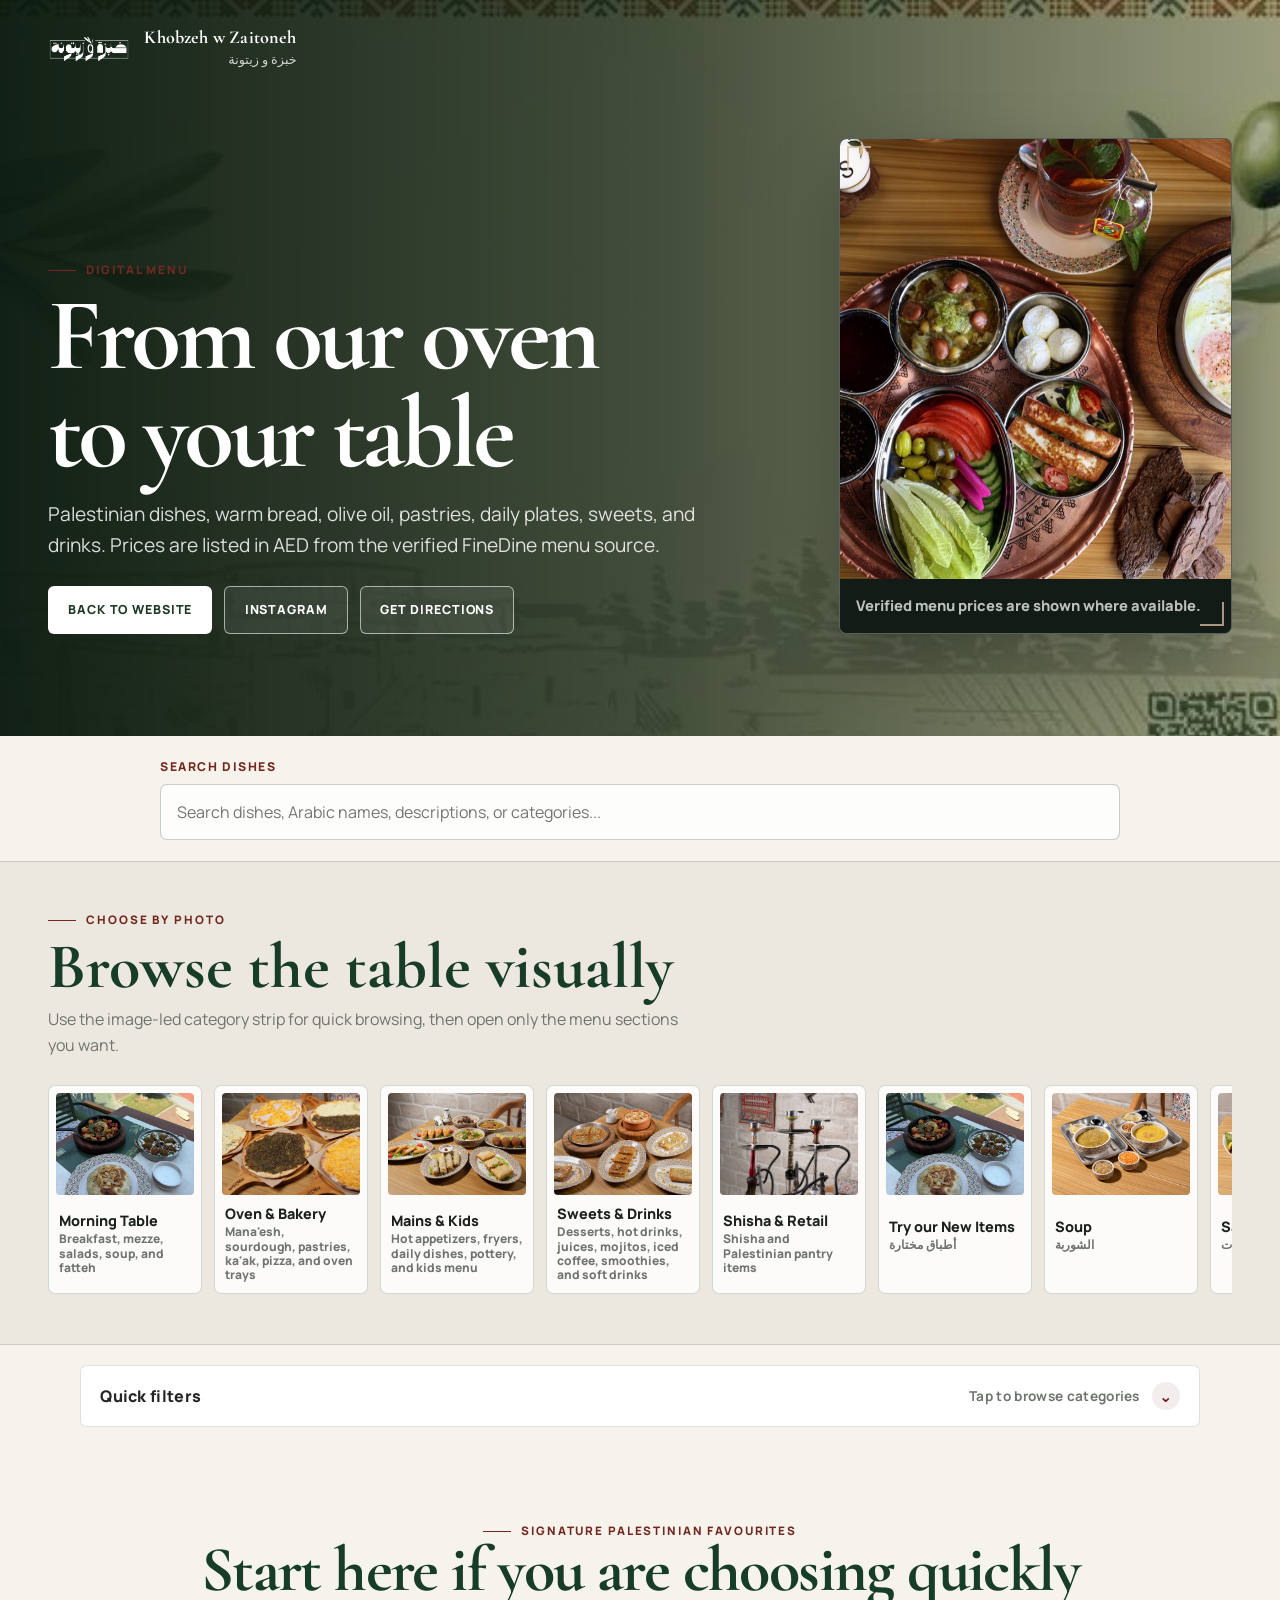
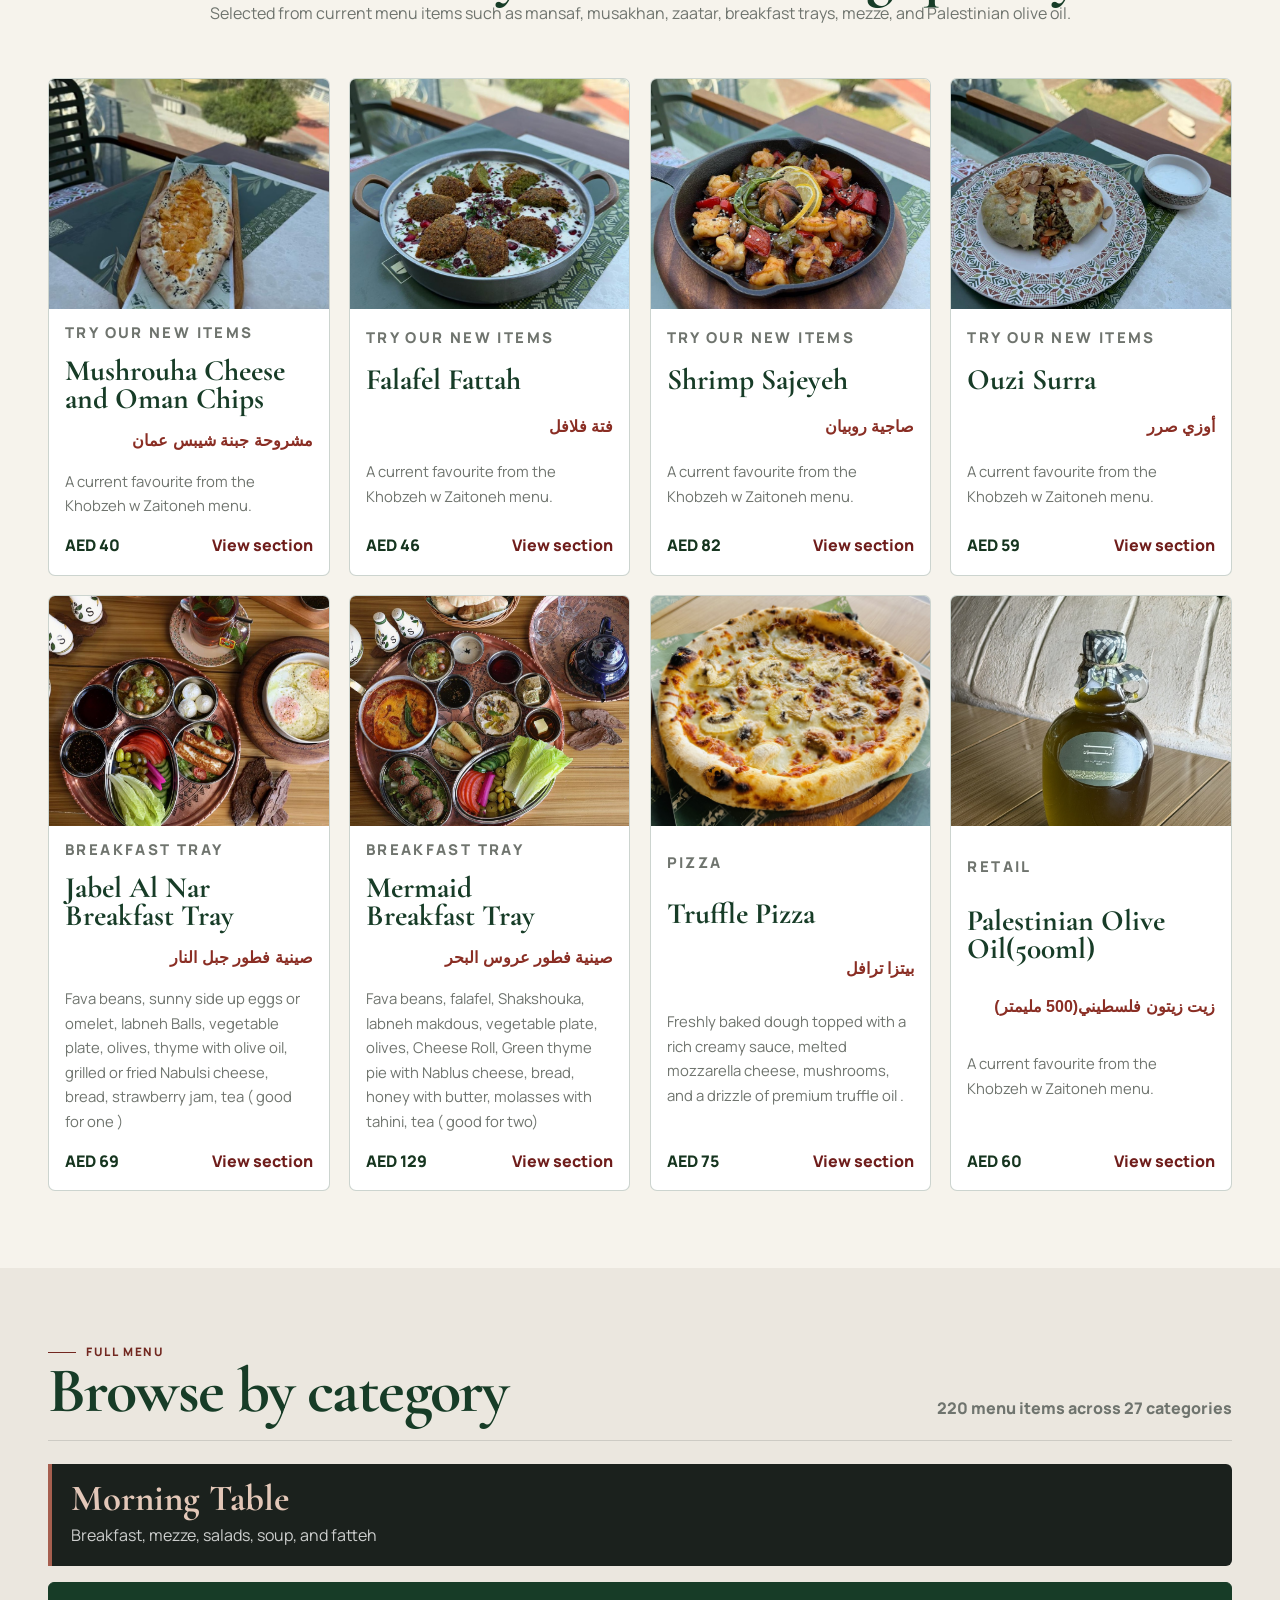
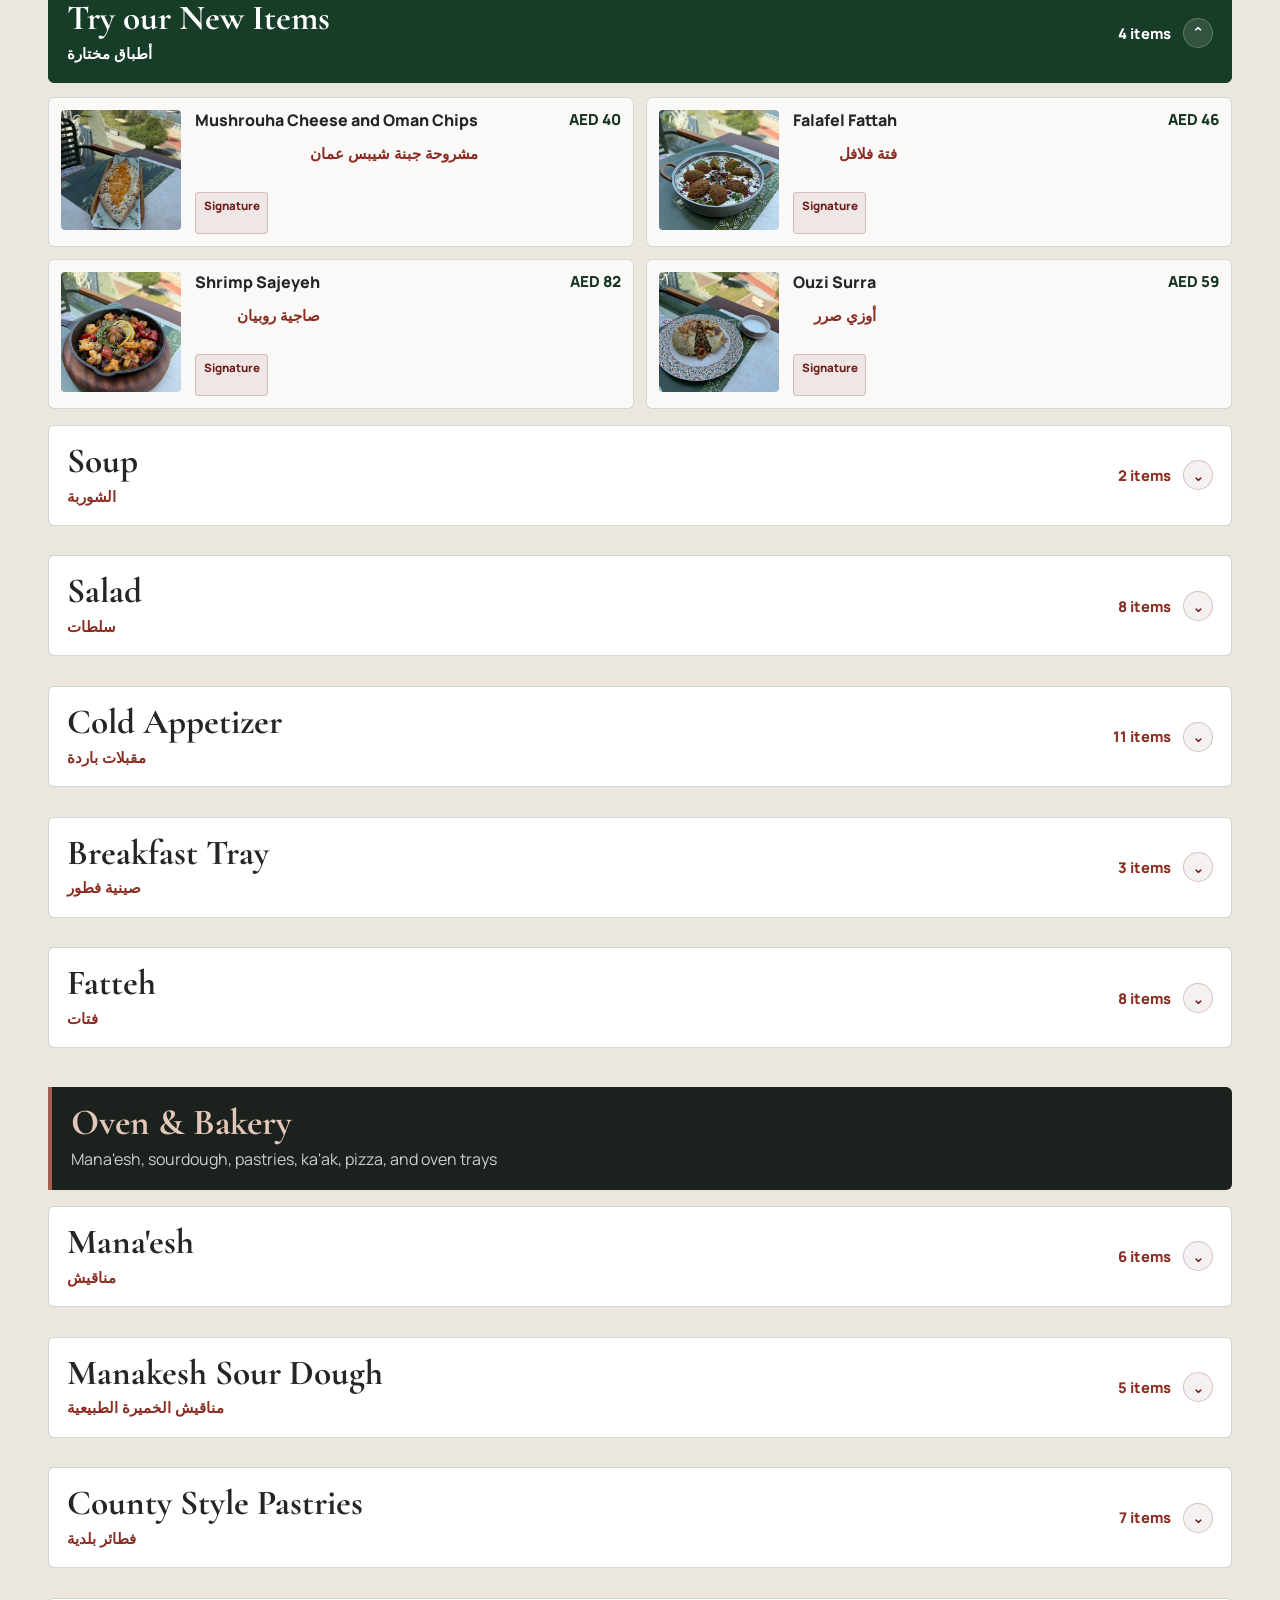
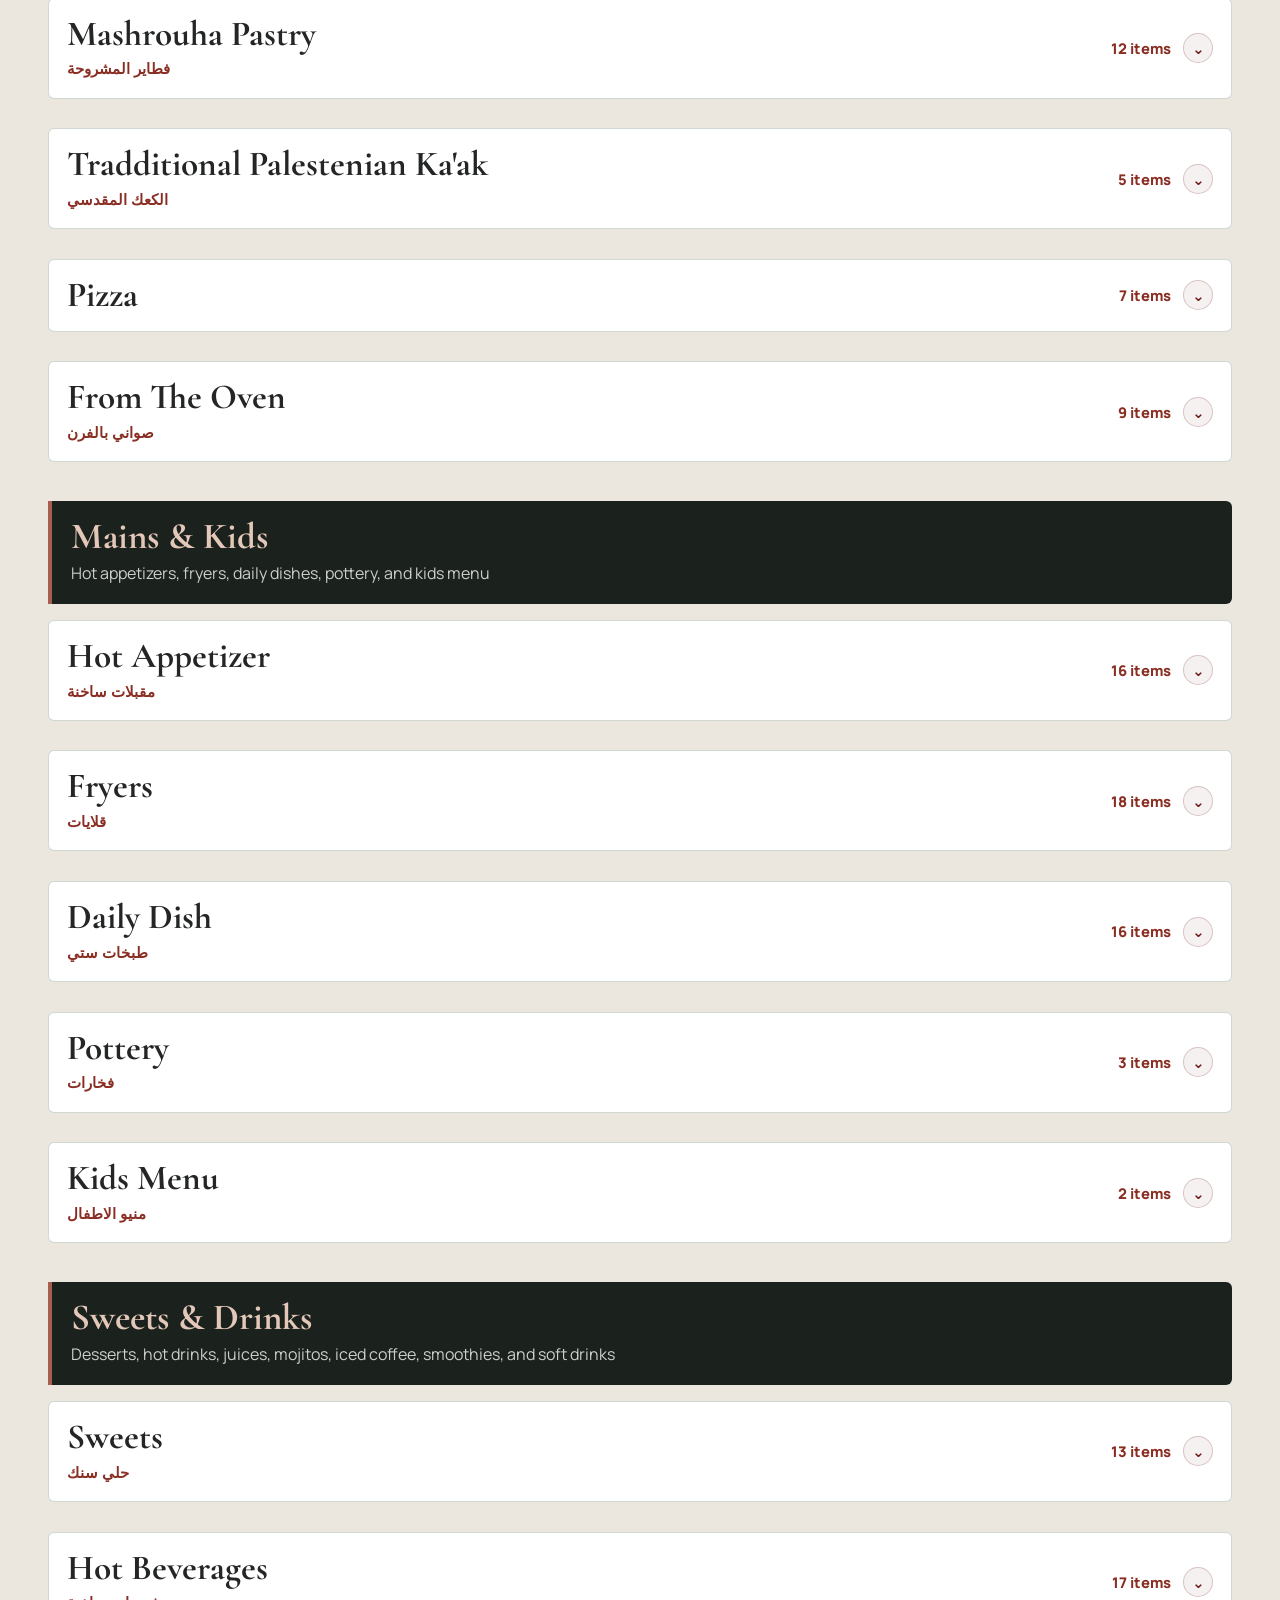
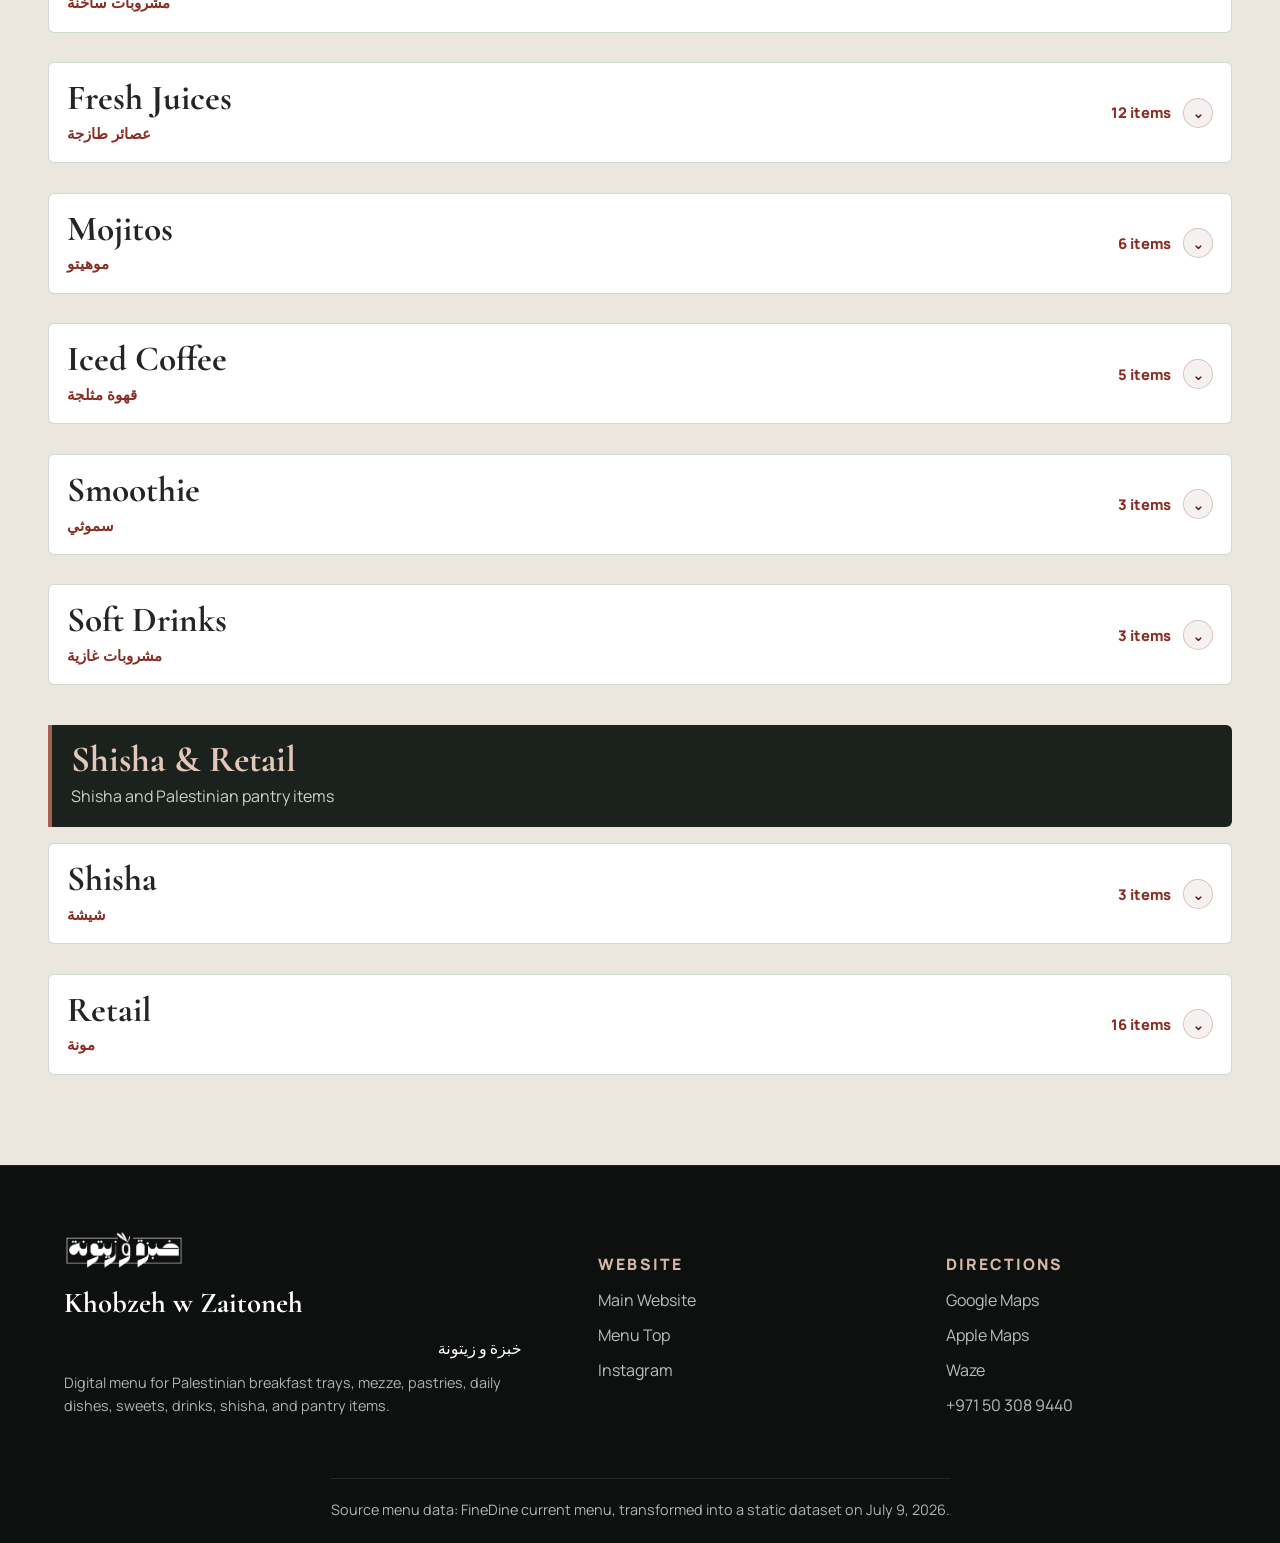
<file: menu.html>
<!DOCTYPE html>
<html lang="en">
  <head>
    <meta charset="UTF-8" />
    <meta name="viewport" content="width=device-width, initial-scale=1.0" />
    <title>Menu | Khobzeh w Zaitoneh Abu Dhabi</title>
    <meta
      name="description"
      content="Browse the current Khobzeh w Zaitoneh menu for Palestinian breakfast trays, mezze, pastries, daily dishes, sweets, drinks, and retail pantry items in Abu Dhabi."
    />
    <meta property="og:title" content="Menu | Khobzeh w Zaitoneh Abu Dhabi" />
    <meta property="og:description" content="A mobile-friendly digital menu for Khobzeh w Zaitoneh, Palestinian restaurant in Abu Dhabi." />
    <meta property="og:type" content="website" />
    <meta property="og:image" content="assets/video/hero-poster.jpg" />
    <link rel="preconnect" href="https://fonts.googleapis.com" />
    <link rel="preconnect" href="https://fonts.gstatic.com" crossorigin />
    <link
      href="https://fonts.googleapis.com/css2?family=Cormorant+Garamond:wght@500;600;700&amp;family=Manrope:wght@400;500;600;700;800&amp;display=swap"
      rel="stylesheet"
    />
    <link rel="icon" href="assets/images/logo-cropped.jpg" />
    <link rel="stylesheet" href="styles.css" />
    <script type="application/ld+json">
      {
        "@context": "https://schema.org",
        "@type": "Menu",
        "name": "Khobzeh w Zaitoneh Menu",
        "inLanguage": ["en", "ar"],
        "hasMenuSection": [
          { "@type": "MenuSection", "name": "Breakfast Tray" },
          { "@type": "MenuSection", "name": "Cold Appetizer" },
          { "@type": "MenuSection", "name": "Mana'esh" },
          { "@type": "MenuSection", "name": "Daily Dish" },
          { "@type": "MenuSection", "name": "Sweets" },
          { "@type": "MenuSection", "name": "Hot Beverages" }
        ]
      }
    </script>
  </head>
  <body class="menu-page">
    <a class="skip-link" href="#menuContent">Skip to menu</a>

    <header class="menu-header">
      <div class="menu-header-bg" aria-hidden="true"></div>
      <div class="menu-header-inner">
        <a class="brand-lockup menu-brand" href="index.html" aria-label="Back to Khobzeh w Zaitoneh website">
          <img class="brand-logo" src="assets/images/logo-transparent.png" alt="Khobzeh w Zaitoneh Arabic logo" />
          <span>
            <strong>Khobzeh w Zaitoneh</strong>
            <small lang="ar" dir="rtl">خبزة و زيتونة</small>
          </span>
        </a>

        <div class="menu-title-grid">
          <div class="menu-title-block">
            <p class="eyebrow">Digital Menu</p>
            <h1>From our oven<br />to your table</h1>
            <p>
              Palestinian dishes, warm bread, olive oil, pastries, daily plates, sweets, and drinks. Prices are listed in AED from the verified FineDine menu source.
            </p>
            <div class="menu-header-actions">
              <a class="btn btn-light" href="index.html">Back to Website</a>
              <a class="btn btn-outline-light" href="https://www.instagram.com/khobzehwzaitoneh/" target="_blank" rel="noopener">Instagram</a>
              <a class="btn btn-outline-light" href="https://maps.app.goo.gl/xRNT1w5RNDVHsaGbA" target="_blank" rel="noopener">Get Directions</a>
            </div>
          </div>

          <figure class="menu-hero-card arabic-frame">
            <img src="assets/finedine/items/jabel-al-nar-breakfast-tray-2b649c94.jpg" alt="Palestinian breakfast tray from the current menu" />
            <figcaption>Verified menu prices are shown where available.</figcaption>
          </figure>
        </div>
      </div>
    </header>

    <main id="menuContent">
      <section class="menu-tools" aria-label="Menu search">
        <label class="search-wrap menu-search-wrap" for="menuSearch">
          <span>Search dishes</span>
          <input class="menu-search-input" type="search" id="menuSearch" placeholder="Search dishes, Arabic names, descriptions, or categories..." autocomplete="off" />
        </label>
      </section>

      <section class="visual-category-section" aria-labelledby="visualCategoryTitle">
        <div class="menu-overview-heading">
          <p class="eyebrow">Choose by Photo</p>
          <h2 id="visualCategoryTitle">Browse the table visually</h2>
          <p>Use the image-led category strip for quick browsing, then open only the menu sections you want.</p>
        </div>
        <div class="visual-category-strip" id="visualCategoryStrip" aria-label="Visual menu categories"></div>
      </section>

      <section class="category-filter-section" aria-label="Compact menu category filters">
        <div class="quick-filter-panel">
          <button
            class="quick-filter-toggle"
            type="button"
            aria-expanded="false"
            aria-controls="quickFilterContent"
          >
            <span>Quick filters</span>
            <span class="quick-filter-status" id="quickFilterStatus">Tap to browse categories</span>
            <span class="quick-filter-icon" aria-hidden="true">⌄</span>
          </button>

          <div class="quick-filter-content" id="quickFilterContent" hidden>
            <nav class="category-nav category-pills" id="categoryNav" aria-label="Menu categories"></nav>
          </div>
        </div>
      </section>

      <section class="signature-section" aria-labelledby="signatureTitle">
        <div class="section-heading">
          <p class="eyebrow">Signature Palestinian Favourites</p>
          <h2 id="signatureTitle">Start here if you are choosing quickly</h2>
          <p>Selected from current menu items such as mansaf, musakhan, zaatar, breakfast trays, mezze, and Palestinian olive oil.</p>
        </div>
        <div class="signature-grid" id="signatureGrid"></div>
      </section>

      <section class="full-menu-section" aria-labelledby="fullMenuTitle">
        <div class="menu-count-row">
          <div>
            <p class="eyebrow">Full Menu</p>
            <h2 id="fullMenuTitle">Browse by category</h2>
          </div>
          <p id="menuCount" aria-live="polite"></p>
        </div>
        <div id="menuSections" class="menu-sections"></div>
        <p class="no-results arabic-frame" id="noResults" hidden>No menu items match your search.</p>
        <noscript>
          <p class="no-results arabic-frame">JavaScript is required to display the full static menu dataset on this page.</p>
        </noscript>
      </section>
    </main>

    <footer class="site-footer menu-footer">
      <div class="footer-grid">
        <div class="footer-brand">
          <img src="assets/images/logo-transparent.png" alt="Khobzeh w Zaitoneh Arabic logo" />
          <strong>Khobzeh w Zaitoneh</strong>
          <span lang="ar" dir="rtl">خبزة و زيتونة</span>
          <p>Digital menu for Palestinian breakfast trays, mezze, pastries, daily dishes, sweets, drinks, shisha, and pantry items.</p>
        </div>
        <nav aria-label="Menu footer navigation">
          <h2>Website</h2>
          <a href="index.html">Main Website</a>
          <a href="#menuContent">Menu Top</a>
          <a href="https://www.instagram.com/khobzehwzaitoneh/" target="_blank" rel="noopener">Instagram</a>
        </nav>
        <nav aria-label="Menu footer directions">
          <h2>Directions</h2>
          <a href="https://maps.app.goo.gl/xRNT1w5RNDVHsaGbA" target="_blank" rel="noopener">Google Maps</a>
          <a href="https://maps.apple.com/?q=Khobzeh%20w%20Zaitoneh&amp;ll=24.5065203,54.4094323" target="_blank" rel="noopener">Apple Maps</a>
          <a href="https://waze.com/ul?ll=24.5065203%2C54.4094323&amp;navigate=yes&amp;zoom=17" target="_blank" rel="noopener">Waze</a>
          <a href="tel:+971503089440">+971 50 308 9440</a>
        </nav>
      </div>
      <p class="footer-bottom">Source menu data: FineDine current menu, transformed into a static dataset on July 9, 2026.</p>
    </footer>

    <script src="assets/data/menu-data.js?v=20260716-photos"></script>
    <script src="script.js?v=20260716-photos" defer></script>
  </body>
</html>
</file>
<file: styles.css>
:root {
  --white: #ffffff;
  --warm-white: #f8f6f0;
  --soft-cream: #eee7da;
  --deep-green: #1f3a24;
  --forest-green: #16351f;
  --olive-green: #4e6b3c;
  --sage-green: #8a9b73;
  --mint-grey: #d8dfd0;
  --charcoal: #242625;
  --soft-charcoal: #383c39;
  --stone-grey: #6f746e;
  --light-grey: #ecefec;
  --burgundy: #6f1d1b;
  --maroon: #4a1413;
  --dark-red: #8a2e24;
  --rose-clay: #b66a5c;
  --arabic-frame: #263b29;
  --gold-muted: #b89b5e;
  --terracotta-muted: #9f5d3f;
  --shadow-soft: 0 18px 45px rgba(31, 58, 36, 0.12);
  --shadow-hover: 0 24px 60px rgba(31, 58, 36, 0.22);
  --line: rgba(38, 59, 41, 0.18);
  --header-height: 78px;
  --radius: 18px;
  color-scheme: light;
}

* {
  box-sizing: border-box;
}

html {
  max-width: 100%;
  overflow-x: hidden;
  scroll-behavior: smooth;
}

body {
  margin: 0;
  max-width: 100%;
  overflow-x: hidden;
  background:
    radial-gradient(circle at top left, rgba(138, 155, 115, 0.28), transparent 32rem),
    linear-gradient(180deg, var(--white), var(--warm-white) 55%, var(--soft-cream));
  color: var(--charcoal);
  font-family: Manrope, system-ui, -apple-system, BlinkMacSystemFont, "Segoe UI", Tahoma, Arial, "Noto Sans Arabic", sans-serif;
  font-size: 16px;
  line-height: 1.6;
  letter-spacing: 0;
}

body::before {
  content: "";
  position: fixed;
  inset: 0;
  z-index: -1;
  pointer-events: none;
  opacity: 0.28;
  background-image:
    linear-gradient(rgba(31, 58, 36, 0.045) 1px, transparent 1px),
    linear-gradient(90deg, rgba(31, 58, 36, 0.04) 1px, transparent 1px);
  background-size: 36px 36px;
}

img,
video,
iframe {
  display: block;
  max-width: 100%;
}

a {
  color: inherit;
  text-decoration: none;
}

a:hover {
  color: var(--olive-green);
}

button,
input {
  font: inherit;
}

:focus-visible {
  outline: 3px solid rgba(111, 29, 27, 0.72);
  outline-offset: 4px;
}

.skip-link {
  position: fixed;
  left: 1rem;
  top: 1rem;
  z-index: 1000;
  transform: translateY(-160%);
  border-radius: 999px;
  background: var(--deep-green);
  color: var(--white);
  padding: 0.65rem 0.9rem;
}

.skip-link:focus {
  transform: translateY(0);
}

.sr-only {
  position: absolute;
  width: 1px;
  height: 1px;
  overflow: hidden;
  clip: rect(0, 0, 0, 0);
  white-space: nowrap;
}

h1,
h2,
h3 {
  margin: 0;
  font-family: "Cormorant Garamond", Georgia, "Times New Roman", Tahoma, serif;
  font-weight: 700;
  line-height: 0.98;
  letter-spacing: 0;
  color: var(--deep-green);
}

p {
  margin: 0;
}

.section {
  padding: clamp(4.5rem, 7vw, 6rem) clamp(1rem, 4vw, 4rem);
}

.section-heading {
  max-width: 980px;
  margin: 0 auto 2.1rem;
  text-align: center;
}

.section-heading h2,
.story-copy h2,
.menu-title-block h1,
.menu-count-row h2 {
  font-size: clamp(2.35rem, 5vw, 4.6rem);
}

.section-heading p:not(.eyebrow),
.story-copy p,
.menu-title-block p:not(.eyebrow) {
  color: var(--stone-grey);
}

.split-heading {
  display: grid;
  grid-template-columns: minmax(0, 1fr) minmax(280px, 0.56fr);
  gap: clamp(1.2rem, 4vw, 3rem);
  max-width: 1320px;
  text-align: left;
  align-items: end;
}

.eyebrow,
.tag {
  color: var(--burgundy);
  font-size: 0.78rem;
  font-weight: 900;
  letter-spacing: 0;
  text-transform: uppercase;
}

.arabic-frame {
  position: relative;
  border: 2px solid var(--arabic-frame);
  border-radius: var(--radius);
  box-shadow: var(--shadow-soft);
}

.arabic-frame::before,
.arabic-frame::after {
  content: "";
  position: absolute;
  z-index: 2;
  width: 34px;
  height: 34px;
  border-color: var(--gold-muted);
  border-style: solid;
  pointer-events: none;
}

.arabic-frame::before {
  top: 10px;
  left: 10px;
  border-width: 2px 0 0 2px;
}

.arabic-frame::after {
  right: 10px;
  bottom: 10px;
  border-width: 0 2px 2px 0;
}

.btn {
  display: inline-flex;
  min-height: 46px;
  align-items: center;
  justify-content: center;
  gap: 0.45rem;
  border: 1px solid transparent;
  border-radius: 999px;
  padding: 0.76rem 1.08rem;
  font-weight: 900;
  line-height: 1.1;
  transition: transform 0.25s ease, box-shadow 0.25s ease, border-color 0.25s ease, background 0.25s ease, color 0.25s ease;
}

.btn:hover,
.btn:focus-visible {
  transform: translateY(-2px);
}

.btn-solid {
  background: var(--deep-green);
  color: var(--white);
  box-shadow: 0 12px 24px rgba(31, 58, 36, 0.2);
}

.btn-solid:hover {
  background: var(--olive-green);
  color: var(--white);
}

.btn-light {
  background: var(--white);
  color: var(--deep-green);
}

.btn-light:hover {
  color: var(--terracotta-muted);
}

.btn-ghost {
  border-color: rgba(31, 58, 36, 0.28);
  background: rgba(255, 255, 255, 0.72);
  color: var(--deep-green);
}

.btn-ghost:hover {
  border-color: var(--gold-muted);
}

.btn-outline-light {
  border-color: rgba(255, 255, 255, 0.58);
  background: rgba(255, 255, 255, 0.08);
  color: var(--white);
}

.btn-outline-light:hover {
  background: var(--white);
  color: var(--deep-green);
}

.btn-small {
  min-height: 40px;
  padding: 0.62rem 0.9rem;
  font-size: 0.9rem;
}

.site-header {
  position: fixed;
  z-index: 100;
  top: 0;
  left: 0;
  right: 0;
  display: grid;
  grid-template-columns: auto 1fr auto;
  align-items: center;
  min-height: var(--header-height);
  gap: 1rem;
  padding: 0.72rem clamp(1rem, 4vw, 3.2rem);
  color: var(--white);
  transition: background 0.25s ease, color 0.25s ease, box-shadow 0.25s ease;
}

.site-header.is-scrolled,
.site-header.nav-open {
  background: rgba(36, 38, 37, 0.92);
  color: var(--white);
  box-shadow: 0 14px 36px rgba(31, 58, 36, 0.2);
  backdrop-filter: blur(16px);
}

.brand-lockup {
  display: inline-flex;
  align-items: center;
  gap: 0.7rem;
  min-width: 0;
}

.brand-logo,
.brand-lockup img {
  width: 72px;
  height: 42px;
  object-fit: contain;
  object-position: left center;
  border: 0;
  border-radius: 0;
  background: transparent;
  box-shadow: none;
  padding: 0;
  mix-blend-mode: screen;
}

.site-header.is-scrolled .brand-logo,
.menu-brand .brand-logo {
  mix-blend-mode: normal;
  filter: drop-shadow(0 1px 0 rgba(255, 255, 255, 0.22));
}

.brand-lockup span {
  display: grid;
  gap: 0.05rem;
}

.brand-lockup strong {
  font-size: 0.98rem;
  line-height: 1.1;
}

.brand-lockup small {
  color: currentColor;
  font-size: 0.85rem;
  opacity: 0.8;
}

.primary-nav {
  justify-self: center;
  display: flex;
  align-items: center;
  gap: clamp(0.8rem, 2vw, 1.45rem);
  font-size: 0.94rem;
  font-weight: 900;
}

.primary-nav a {
  position: relative;
  padding-bottom: 0.18rem;
}

.primary-nav a::after {
  content: "";
  position: absolute;
  left: 0;
  right: 0;
  bottom: 0;
  height: 2px;
  transform: scaleX(0);
  transform-origin: center;
  background: var(--gold-muted);
  transition: transform 0.25s ease;
}

.primary-nav a:hover::after,
.primary-nav a:focus-visible::after {
  transform: scaleX(1);
}

.header-actions {
  display: flex;
  gap: 0.55rem;
}

.nav-toggle {
  display: none;
  width: 42px;
  height: 42px;
  border: 1px solid currentColor;
  border-radius: 999px;
  background: rgba(255, 255, 255, 0.12);
  color: currentColor;
}

.nav-toggle span:not(.sr-only) {
  display: block;
  width: 20px;
  height: 2px;
  margin: 4px auto;
  background: currentColor;
}

.hero {
  position: relative;
  min-height: 100svh;
  display: grid;
  align-items: end;
  overflow: hidden;
  padding: calc(var(--header-height) + 4rem) clamp(1rem, 5vw, 5rem) 3rem;
  color: var(--white);
  background: var(--charcoal);
}

.hero-media,
.hero-overlay {
  position: absolute;
  inset: 0;
}

.hero-media video,
.hero-media img {
  width: 100%;
  height: 100%;
  object-fit: cover;
  object-position: center;
}

.hero-poster-fallback {
  display: none;
}

.hero-overlay {
  background:
    linear-gradient(90deg, rgba(18, 24, 19, 0.9), rgba(31, 58, 36, 0.56) 46%, rgba(36, 38, 37, 0.2)),
    linear-gradient(0deg, rgba(18, 24, 19, 0.76), transparent 58%);
}

.hero-content {
  position: relative;
  z-index: 1;
  max-width: 820px;
}

.hero h1 {
  margin-top: 0.75rem;
  color: var(--white);
  font-size: clamp(3.6rem, 10vw, 8rem);
}

.hero h1 span {
  display: block;
  width: fit-content;
  max-width: 100%;
  margin-top: 0.2rem;
  font-family: Tahoma, Arial, "Noto Kufi Arabic", "Noto Sans Arabic", sans-serif;
  font-size: clamp(2rem, 5.5vw, 4.4rem);
  font-weight: 800;
  direction: rtl;
  unicode-bidi: isolate;
}

.hero-copy {
  max-width: 660px;
  margin-top: 1.2rem;
  color: rgba(255, 255, 255, 0.9);
  font-size: clamp(1.05rem, 2vw, 1.35rem);
  overflow-wrap: anywhere;
}

.hero-actions {
  display: flex;
  flex-wrap: wrap;
  gap: 0.8rem;
  margin-top: 1.75rem;
}

.hero-note {
  position: relative;
  z-index: 1;
  display: flex;
  flex-wrap: wrap;
  gap: 0.6rem;
  margin-top: 4rem;
}

.hero-note span {
  border: 1px solid rgba(255, 255, 255, 0.25);
  border-radius: 999px;
  padding: 0.4rem 0.72rem;
  background: rgba(255, 255, 255, 0.08);
  color: rgba(255, 255, 255, 0.88);
  font-size: 0.88rem;
}

.story-section {
  position: relative;
  overflow: hidden;
  background:
    linear-gradient(135deg, rgba(31, 58, 36, 0.08), rgba(255, 255, 255, 0.84) 36%, rgba(216, 223, 208, 0.64)),
    var(--white);
}

.story-olive-art {
  position: absolute;
  right: -8vw;
  top: -6rem;
  width: min(720px, 64vw);
  opacity: 0.72;
  pointer-events: none;
}

.story-shell {
  position: relative;
  z-index: 1;
  display: grid;
  grid-template-columns: minmax(0, 0.94fr) minmax(420px, 1.06fr);
  gap: clamp(1.4rem, 4vw, 4rem);
  max-width: 1400px;
  margin: 0 auto;
  align-items: center;
}

.story-copy {
  display: grid;
  gap: 1.05rem;
  background: rgba(255, 255, 255, 0.82);
  padding: clamp(1.2rem, 3vw, 2rem);
  backdrop-filter: blur(10px);
}

.story-collage {
  position: relative;
  min-height: 620px;
}

.story-photo {
  margin: 0;
  overflow: hidden;
  background: var(--charcoal);
}

.story-photo img {
  width: 100%;
  height: 100%;
  object-fit: cover;
}

.story-photo-main {
  position: absolute;
  right: 0;
  top: 0;
  width: 68%;
  height: 560px;
}

.story-photo-offset {
  position: absolute;
  left: 0;
  bottom: 0;
  width: 45%;
  height: 390px;
}

.story-photo-small {
  position: absolute;
  left: 24%;
  top: 12%;
  width: 34%;
  height: 300px;
}

.story-values {
  position: relative;
  z-index: 1;
  display: grid;
  grid-template-columns: repeat(3, minmax(0, 1fr));
  gap: 1rem;
  max-width: 1400px;
  margin: clamp(1.4rem, 4vw, 3rem) auto 0;
}

.story-values article {
  background: var(--deep-green);
  color: rgba(255, 255, 255, 0.86);
  padding: 1.25rem;
}

.story-values span {
  color: var(--gold-muted);
  font-weight: 950;
}

.story-values h3 {
  margin-top: 0.35rem;
  color: var(--white);
  font-size: 1.8rem;
}

.story-values p {
  margin-top: 0.45rem;
}

.featured-section {
  background: var(--charcoal);
  color: rgba(255, 255, 255, 0.82);
}

.featured-section h2,
.featured-section .section-heading h2 {
  color: var(--white);
}

.featured-section .section-heading p:not(.eyebrow) {
  color: rgba(255, 255, 255, 0.74);
}

.carousel-wrap {
  position: relative;
  max-width: 1480px;
  margin: 0 auto;
}

.dish-carousel {
  display: grid;
  grid-auto-flow: column;
  grid-auto-columns: minmax(280px, 24%);
  gap: 1rem;
  overflow-x: auto;
  overflow-y: visible;
  scroll-snap-type: x mandatory;
  scroll-padding: 0.2rem;
  padding: 0.4rem 0.2rem 1.2rem;
  scrollbar-width: thin;
}

.dish-card {
  position: relative;
  min-height: 430px;
  overflow: hidden;
  scroll-snap-align: start;
  background: var(--white);
  color: var(--charcoal);
  transition: transform 0.25s ease, box-shadow 0.25s ease, border-color 0.25s ease;
}

.dish-card:hover,
.dish-card:focus-within {
  transform: translateY(-8px) scale(1.018);
  border-color: var(--gold-muted);
  box-shadow: var(--shadow-hover);
}

.dish-card img {
  width: 100%;
  height: 270px;
  object-fit: cover;
  transition: transform 0.25s ease;
}

.dish-card:hover img,
.dish-card:focus-within img {
  transform: scale(1.045);
}

.dish-card-body {
  display: grid;
  gap: 0.35rem;
  padding: 1rem 1rem 1.15rem;
}

.dish-card h3 {
  font-size: 1.65rem;
}

.dish-card strong {
  color: var(--deep-green);
}

.dish-card-text {
  display: grid;
  align-content: end;
  background:
    linear-gradient(145deg, rgba(31, 58, 36, 0.92), rgba(36, 38, 37, 0.94)),
    url("assets/story/olive-tree-bg.svg") center/cover;
  color: var(--white);
}

.dish-card-text h3,
.dish-card-text strong {
  color: var(--white);
}

.dish-overlay {
  position: absolute;
  inset: auto 0 0;
  min-height: 42%;
  display: grid;
  align-items: end;
  padding: 1.1rem;
  transform: translateY(100%);
  background: linear-gradient(180deg, rgba(31, 58, 36, 0.08), rgba(31, 58, 36, 0.96));
  color: var(--white);
  opacity: 0;
  transition: transform 0.25s ease, opacity 0.25s ease;
}

.dish-card:hover .dish-overlay,
.dish-card:focus-within .dish-overlay {
  transform: translateY(0);
  opacity: 1;
}

.carousel-arrow {
  position: absolute;
  z-index: 5;
  top: 44%;
  width: 46px;
  height: 46px;
  border: 1px solid rgba(255, 255, 255, 0.35);
  border-radius: 999px;
  background: rgba(255, 255, 255, 0.9);
  color: var(--deep-green);
  cursor: pointer;
  box-shadow: var(--shadow-soft);
}

.carousel-arrow span {
  display: block;
  transform: translateY(-1px);
  font-size: 2rem;
  line-height: 1;
}

.carousel-arrow-prev {
  left: -0.4rem;
}

.carousel-arrow-next {
  right: -0.4rem;
}

.gallery-section {
  background:
    linear-gradient(180deg, var(--warm-white), var(--white)),
    var(--white);
}

.gallery-grid {
  display: grid;
  grid-template-columns: repeat(6, minmax(0, 1fr));
  grid-auto-rows: 160px;
  gap: 1rem;
  max-width: 1440px;
  margin: 0 auto;
}

.gallery-grid figure {
  position: relative;
  margin: 0;
  overflow: hidden;
  background: var(--charcoal);
}

.gallery-large {
  grid-column: span 3;
  grid-row: span 2;
}

.gallery-tall {
  grid-column: span 2;
  grid-row: span 3;
}

.gallery-grid figure:not(.gallery-large):not(.gallery-tall) {
  grid-column: span 2;
  grid-row: span 2;
}

.gallery-grid img {
  width: 100%;
  height: 100%;
  object-fit: cover;
  transition: transform 0.25s ease, opacity 0.25s ease;
}

.gallery-grid figcaption {
  position: absolute;
  left: 1rem;
  bottom: 1rem;
  border-radius: 999px;
  background: rgba(36, 38, 37, 0.82);
  color: var(--white);
  padding: 0.35rem 0.65rem;
  font-size: 0.82rem;
  font-weight: 900;
}

.gallery-grid figure:hover img {
  transform: scale(1.035);
  opacity: 0.9;
}

.reviews-section {
  background:
    linear-gradient(135deg, rgba(31, 58, 36, 0.1), rgba(255, 255, 255, 0.9)),
    var(--light-grey);
}

.review-summary {
  max-width: 1120px;
  margin: 0 auto 1rem;
  display: flex;
  justify-content: space-between;
  gap: 1rem;
  background: var(--white);
  padding: 1rem 1.2rem;
  font-weight: 950;
}

.review-summary a {
  color: var(--olive-green);
}

.review-grid {
  display: grid;
  grid-template-columns: repeat(3, minmax(0, 1fr));
  gap: 1rem;
  max-width: 1120px;
  margin: 0 auto;
}

.review-card {
  display: grid;
  gap: 0.7rem;
  min-height: 220px;
  background: var(--white);
  color: var(--charcoal);
  padding: 1.2rem;
  transition: transform 0.25s ease, box-shadow 0.25s ease, border-color 0.25s ease;
}

.review-card:hover,
.review-card:focus-visible {
  transform: translateY(-5px);
  border-color: var(--gold-muted);
  box-shadow: var(--shadow-hover);
}

.review-stars {
  color: var(--gold-muted);
  letter-spacing: 0.08em;
}

.review-avatar {
  width: 52px;
  height: 52px;
  border-radius: 999px;
  object-fit: cover;
}

.review-card p {
  color: var(--soft-charcoal);
  font-size: 1.02rem;
}

.review-card strong {
  margin-top: auto;
  color: var(--deep-green);
}

.review-card em {
  color: var(--olive-green);
  font-size: 0.86rem;
  font-style: normal;
  font-weight: 900;
  opacity: 0.78;
}

.review-card:hover em {
  opacity: 1;
}

.visit-section {
  padding-bottom: 5rem;
}

.visit-card {
  display: grid;
  grid-template-columns: minmax(0, 0.82fr) minmax(360px, 1fr);
  gap: 1.3rem;
  max-width: 1320px;
  margin: 0 auto;
  background: var(--white);
  padding: clamp(1rem, 3vw, 1.5rem);
}

.visit-card h2 {
  margin-top: 0.35rem;
  font-size: clamp(2.3rem, 4vw, 4rem);
}

address {
  margin-top: 1rem;
  color: var(--soft-charcoal);
  font-style: normal;
}

.contact-list {
  display: grid;
  gap: 0.75rem;
  margin: 1.5rem 0 0;
}

.contact-list div {
  display: grid;
  gap: 0.1rem;
}

.contact-list dt {
  color: var(--terracotta-muted);
  font-size: 0.76rem;
  font-weight: 950;
  text-transform: uppercase;
}

.contact-list dd {
  margin: 0;
  color: var(--charcoal);
  font-weight: 900;
}

.visit-actions {
  display: flex;
  flex-wrap: wrap;
  gap: 0.7rem;
  margin-top: 1.5rem;
}

.map-panel {
  min-height: 380px;
  overflow: hidden;
  border-radius: 14px;
  background: var(--mint-grey);
}

.map-panel iframe {
  width: 100%;
  height: 100%;
  min-height: 380px;
  border: 0;
}

.site-footer {
  display: grid;
  gap: 1.2rem;
  padding: 2rem clamp(1rem, 4vw, 3rem);
  background: var(--charcoal);
  color: var(--white);
}

.site-footer div {
  display: flex;
  flex-wrap: wrap;
  align-items: baseline;
  gap: 0.7rem;
}

.site-footer strong {
  font-family: "Cormorant Garamond", Georgia, serif;
  font-size: 1.8rem;
}

.site-footer nav {
  display: flex;
  flex-wrap: wrap;
  gap: 0.85rem 1.3rem;
}

.site-footer a:hover {
  color: var(--gold-muted);
}

.site-footer p {
  color: rgba(255, 255, 255, 0.68);
  font-size: 0.9rem;
}

.menu-page {
  background:
    radial-gradient(circle at top left, rgba(138, 155, 115, 0.26), transparent 30rem),
    linear-gradient(180deg, var(--white), var(--warm-white) 45%, var(--light-grey));
}

.menu-header {
  position: relative;
  overflow: hidden;
  color: var(--white);
  background: var(--charcoal);
}

.menu-header-bg {
  position: absolute;
  inset: 0;
  background:
    linear-gradient(90deg, rgba(36, 38, 37, 0.94), rgba(31, 58, 36, 0.72)),
    url("assets/video-frames/gallery-food-01.jpg") center/cover;
  transform: scale(1.03);
}

.menu-header-inner {
  position: relative;
  z-index: 1;
  display: grid;
  gap: clamp(2rem, 5vw, 4rem);
  max-width: 1400px;
  margin: 0 auto;
  padding: clamp(1rem, 4vw, 2rem) clamp(1rem, 5vw, 3rem) clamp(3rem, 7vw, 5rem);
}

.menu-brand {
  color: var(--white);
}

.menu-title-grid {
  display: grid;
  grid-template-columns: minmax(0, 0.95fr) minmax(320px, 0.62fr);
  gap: clamp(1.4rem, 5vw, 4rem);
  align-items: end;
}

.menu-title-block {
  max-width: 800px;
}

.menu-title-block h1 {
  margin-top: 0.5rem;
  color: var(--white);
  font-size: clamp(3rem, 8vw, 6.2rem);
}

.menu-title-block p:not(.eyebrow) {
  max-width: 680px;
  margin-top: 1rem;
  color: rgba(255, 255, 255, 0.84);
  font-size: clamp(1rem, 2vw, 1.2rem);
}

.menu-header-actions {
  display: flex;
  flex-wrap: wrap;
  gap: 0.75rem;
  margin-top: 1.5rem;
}

.menu-hero-card {
  margin: 0;
  overflow: hidden;
  background: var(--white);
}

.menu-hero-card img {
  width: 100%;
  height: 410px;
  object-fit: cover;
}

.menu-hero-card figcaption {
  color: var(--soft-charcoal);
  padding: 0.85rem 1rem 1rem;
  font-size: 0.92rem;
  font-weight: 800;
}

.menu-tools {
  position: sticky;
  top: 0;
  z-index: 80;
  display: grid;
  gap: 0.85rem;
  padding: 0.9rem clamp(1rem, 4vw, 3rem);
  border-bottom: 1px solid var(--line);
  background: rgba(255, 255, 255, 0.94);
  box-shadow: 0 12px 28px rgba(31, 58, 36, 0.1);
  backdrop-filter: blur(14px);
}

.search-wrap {
  display: grid;
  gap: 0.4rem;
  max-width: 1320px;
  width: 100%;
  margin: 0 auto;
}

.search-wrap span {
  color: var(--terracotta-muted);
  font-size: 0.76rem;
  font-weight: 950;
  text-transform: uppercase;
}

.search-wrap input {
  width: 100%;
  border: 2px solid rgba(38, 59, 41, 0.28);
  border-radius: 999px;
  background: var(--white);
  color: var(--charcoal);
  padding: 0.9rem 1rem;
  font-size: 1rem;
}

.category-nav {
  display: flex;
  gap: 0.55rem;
  max-width: 1320px;
  width: 100%;
  margin: 0 auto;
  overflow-x: auto;
  padding-bottom: 0.2rem;
  scrollbar-width: thin;
}

.category-nav button {
  flex: 0 0 auto;
  border: 1px solid rgba(31, 58, 36, 0.28);
  border-radius: 999px;
  background: var(--warm-white);
  color: var(--deep-green);
  padding: 0.6rem 0.85rem;
  font-size: 0.86rem;
  font-weight: 950;
  cursor: pointer;
  transition: background 0.25s ease, color 0.25s ease, border-color 0.25s ease;
}

.category-nav button.is-active,
.category-nav button:hover {
  border-color: var(--deep-green);
  background: var(--deep-green);
  color: var(--white);
}

.signature-section,
.full-menu-section {
  padding: clamp(3.4rem, 6vw, 5rem) clamp(1rem, 4vw, 3rem);
}

.signature-grid {
  display: grid;
  grid-template-columns: repeat(4, minmax(0, 1fr));
  gap: 1rem;
  max-width: 1320px;
  margin: 0 auto;
}

.signature-card {
  display: grid;
  gap: 0.75rem;
  overflow: hidden;
  background: var(--white);
  padding: 1rem;
}

.signature-card > img {
  width: calc(100% + 2rem);
  max-width: none;
  height: 180px;
  margin: -1rem -1rem 0;
  object-fit: cover;
}

.signature-card h3 {
  font-size: 1.65rem;
}

.signature-card p {
  color: var(--stone-grey);
  font-size: 0.93rem;
}

.signature-meta {
  display: flex;
  align-items: center;
  justify-content: space-between;
  gap: 0.8rem;
  margin-top: auto;
}

.price,
.menu-price {
  color: var(--deep-green);
  font-weight: 950;
}

.arabic-name {
  color: var(--terracotta-muted);
  font-family: Tahoma, Arial, "Noto Kufi Arabic", "Noto Sans Arabic", sans-serif;
  font-weight: 900;
}

.menu-count-row {
  display: flex;
  align-items: end;
  justify-content: space-between;
  max-width: 1320px;
  margin: 0 auto 1.4rem;
  gap: 1rem;
}

.menu-count-row p:last-child {
  color: var(--stone-grey);
  font-weight: 900;
}

.menu-sections {
  display: grid;
  gap: 1.6rem;
  max-width: 1320px;
  margin: 0 auto;
}

.menu-section {
  scroll-margin-top: 180px;
}

.menu-section-header {
  display: flex;
  align-items: baseline;
  justify-content: space-between;
  gap: 1rem;
  background: var(--deep-green);
  color: rgba(255, 255, 255, 0.8);
  padding: 1rem 1.1rem;
  margin-bottom: 0.85rem;
}

.menu-section-header h3 {
  color: var(--white);
  font-size: clamp(2rem, 4vw, 3rem);
}

.menu-section-header span {
  font-size: 0.92rem;
  font-weight: 900;
}

.menu-section-header .arabic-name {
  color: rgba(255, 255, 255, 0.72);
}

.menu-item-grid {
  display: grid;
  grid-template-columns: repeat(2, minmax(0, 1fr));
  gap: 0.9rem;
}

.menu-item-card {
  display: grid;
  grid-template-columns: auto minmax(0, 1fr) auto;
  gap: 0.85rem;
  align-items: start;
  background: var(--white);
  padding: 0.9rem;
  transition: transform 0.25s ease, box-shadow 0.25s ease, border-color 0.25s ease;
}

.menu-item-card:hover,
.menu-item-card:focus-within {
  transform: translateY(-3px);
  border-color: var(--gold-muted);
  box-shadow: var(--shadow-hover);
}

.menu-item-image {
  width: 92px;
  height: 92px;
  margin: 0;
  overflow: hidden;
  border-radius: 12px;
  background: var(--mint-grey);
}

.menu-item-image img {
  width: 100%;
  height: 100%;
  object-fit: cover;
}

.menu-card-content {
  min-width: 0;
}

.menu-item-card h4 {
  margin: 0;
  color: var(--charcoal);
  font-size: 1rem;
  line-height: 1.25;
}

.menu-item-card p {
  margin-top: 0.45rem;
  color: var(--stone-grey);
  font-size: 0.92rem;
}

.menu-card-top {
  display: grid;
  gap: 0.2rem;
}

.menu-card-tags {
  display: flex;
  flex-wrap: wrap;
  gap: 0.35rem;
  margin-top: 0.65rem;
}

.menu-card-tags span {
  border: 1px solid rgba(159, 93, 63, 0.25);
  border-radius: 999px;
  background: rgba(159, 93, 63, 0.08);
  color: var(--terracotta-muted);
  padding: 0.18rem 0.45rem;
  font-size: 0.72rem;
  font-weight: 950;
}

.menu-price {
  min-width: 86px;
  text-align: right;
}

.no-results {
  max-width: 1320px;
  margin: 1.5rem auto 0;
  background: var(--white);
  padding: 1.2rem;
  color: var(--charcoal);
  font-weight: 900;
}

.menu-footer {
  margin-top: 2rem;
}

@media (max-width: 1024px) {
  .site-header {
    grid-template-columns: auto auto;
  }

  .nav-toggle {
    display: block;
    justify-self: end;
  }

  .primary-nav,
  .header-actions {
    display: none;
  }

  .site-header.nav-open .primary-nav,
  .site-header.nav-open .header-actions {
    display: flex;
    grid-column: 1 / -1;
    justify-self: stretch;
  }

  .site-header.nav-open .primary-nav {
    flex-direction: column;
    align-items: flex-start;
    border-top: 1px solid rgba(255, 255, 255, 0.18);
    padding-top: 1rem;
  }

  .site-header.nav-open .header-actions {
    flex-wrap: wrap;
  }

  .split-heading,
  .story-shell,
  .menu-title-grid,
  .visit-card {
    grid-template-columns: 1fr;
  }

  .story-collage {
    min-height: 560px;
  }

  .story-values,
  .review-grid {
    grid-template-columns: repeat(2, minmax(0, 1fr));
  }

  .dish-carousel {
    grid-auto-columns: minmax(280px, 38%);
  }

  .signature-grid {
    grid-template-columns: repeat(2, minmax(0, 1fr));
  }

  .gallery-grid {
    grid-template-columns: repeat(4, minmax(0, 1fr));
  }
}

@media (max-width: 768px) {
  :root {
    --header-height: 72px;
  }

  body {
    font-size: 15px;
  }

  .section,
  .signature-section,
  .full-menu-section {
    padding-left: 1rem;
    padding-right: 1rem;
  }

  .brand-logo,
  .brand-lockup img {
    width: 58px;
    height: 34px;
  }

  .brand-lockup strong {
    font-size: 0.9rem;
  }

  .brand-lockup small {
    font-size: 0.78rem;
  }

  .hero {
    min-height: 92svh;
    padding: calc(var(--header-height) + 2.8rem) 1rem 2rem;
  }

  .hero-video {
    display: none;
  }

  .hero-poster-fallback {
    display: block;
  }

  .hero-overlay {
    background:
      linear-gradient(180deg, rgba(18, 24, 19, 0.48), rgba(18, 24, 19, 0.86)),
      linear-gradient(90deg, rgba(31, 58, 36, 0.58), rgba(31, 58, 36, 0.16));
  }

  .hero h1 {
    font-size: clamp(3.05rem, 15vw, 4.2rem);
  }

  .hero-actions,
  .visit-actions,
  .menu-header-actions {
    display: grid;
  }

  .btn {
    width: 100%;
  }

  .story-olive-art {
    right: -40vw;
    width: 120vw;
  }

  .story-collage {
    min-height: 0;
  }

  .story-photo-main,
  .story-photo-offset,
  .story-photo-small {
    position: relative;
    inset: auto;
    width: 100%;
    height: auto;
    margin-bottom: 1rem;
  }

  .story-photo img {
    height: auto;
    aspect-ratio: 4 / 5;
  }

  .story-values,
  .review-grid,
  .signature-grid,
  .menu-item-grid {
    grid-template-columns: 1fr;
  }

  .dish-carousel {
    grid-auto-columns: minmax(270px, 84%);
  }

  .carousel-arrow {
    display: none;
  }

  .gallery-grid {
    grid-template-columns: repeat(2, minmax(0, 1fr));
    grid-auto-rows: 170px;
    gap: 0.75rem;
  }

  .gallery-large,
  .gallery-tall,
  .gallery-grid figure:not(.gallery-large):not(.gallery-tall) {
    grid-column: span 1;
    grid-row: span 2;
  }

  .review-summary,
  .menu-count-row,
  .menu-section-header {
    display: grid;
  }

  .menu-tools {
    padding-left: 0.75rem;
    padding-right: 0.75rem;
  }

  .menu-section {
    scroll-margin-top: 190px;
  }

  .menu-item-card {
    grid-template-columns: 1fr;
  }

  .menu-item-image {
    width: 100%;
    height: auto;
  }

  .menu-item-image img {
    aspect-ratio: 16 / 10;
  }

  .menu-price {
    min-width: auto;
    text-align: left;
  }

  .map-panel,
  .map-panel iframe {
    min-height: 320px;
  }
}

@media (max-width: 480px) {
  .site-header {
    gap: 0.65rem;
    padding-left: 0.85rem;
    padding-right: 0.85rem;
  }

  .hero-note {
    margin-top: 2.5rem;
  }

  .section-heading h2,
  .story-copy h2,
  .menu-title-block h1,
  .menu-count-row h2 {
    font-size: 2.45rem;
  }

  .dish-card {
    min-height: 405px;
  }

  .dish-card img {
    height: 240px;
  }

  .gallery-grid {
    grid-template-columns: 1fr;
  }

  .gallery-large,
  .gallery-tall,
  .gallery-grid figure:not(.gallery-large):not(.gallery-tall) {
    grid-row: auto;
  }

  .gallery-grid img {
    aspect-ratio: 4 / 5;
  }
}

@media (min-width: 1280px) {
  .site-header {
    padding-left: 3.5rem;
    padding-right: 3.5rem;
  }

  .dish-carousel {
    grid-auto-columns: minmax(300px, 23.5%);
  }
}

@media (min-width: 1536px) {
  .hero-content {
    max-width: 920px;
  }

  .hero h1 {
    font-size: 8.6rem;
  }

  .section {
    padding-top: 6.5rem;
    padding-bottom: 6.5rem;
  }
}

/* Requested refinement pass: video, location, reviews, footer, and menu polish. */
.eyebrow,
.tag {
  color: var(--burgundy);
}

.hero-media {
  background: var(--charcoal) url("assets/video/hero-poster.jpg") center/cover no-repeat;
}

.hero-video {
  display: block;
  object-position: center center;
  transform: scale(0.96);
  transform-origin: center;
}

.hero-media img {
  object-position: center center;
}

.gallery-grid {
  grid-template-columns: repeat(12, minmax(0, 1fr));
  grid-auto-rows: 150px;
  align-items: stretch;
}

.gallery-large {
  grid-column: span 5;
  grid-row: span 3;
}

.gallery-tall {
  grid-column: span 3;
  grid-row: span 4;
}

.gallery-grid figure:not(.gallery-large):not(.gallery-tall) {
  grid-column: span 4;
  grid-row: span 2;
}

.gallery-grid figure {
  border-radius: 14px;
}

.visit-section {
  background:
    linear-gradient(135deg, rgba(14, 18, 15, 0.96), rgba(31, 58, 36, 0.94)),
    var(--charcoal);
  color: rgba(255, 255, 255, 0.82);
}

.visit-section h2,
.visit-section .section-heading h2 {
  color: var(--white);
}

.visit-section .section-heading p:not(.eyebrow) {
  color: rgba(255, 255, 255, 0.7);
}

.visit-layout {
  display: grid;
  grid-template-columns: minmax(0, 1.08fr) minmax(360px, 0.72fr);
  gap: 1.2rem;
  max-width: 1320px;
  margin: 0 auto;
}

.visit-card {
  display: grid;
  align-content: start;
  grid-template-columns: 1fr;
  gap: 1rem;
  background: rgba(255, 255, 255, 0.96);
  color: var(--charcoal);
  padding: clamp(1.1rem, 3vw, 1.7rem);
}

.visit-card address {
  margin-top: 0;
}

.visit-card .contact-list {
  margin-top: 0.3rem;
}

.visit-card .btn {
  min-width: 142px;
}

.map-panel {
  border-radius: var(--radius);
  box-shadow: var(--shadow-hover);
}

.reviews-section {
  padding-top: clamp(4rem, 7vw, 6rem);
  background: #050605;
  color: rgba(255, 255, 255, 0.84);
}

.google-review-shell {
  max-width: 1320px;
  margin: 0 auto;
}

.review-heading-card {
  display: grid;
  justify-items: center;
  gap: 0.85rem;
  margin-bottom: 2rem;
  text-align: center;
}

.review-heading-card h2 {
  color: var(--gold-muted);
  font-family: Manrope, system-ui, sans-serif;
  font-size: clamp(2rem, 5vw, 3.8rem);
  font-weight: 800;
  line-height: 1.08;
}

.review-score-block {
  display: grid;
  gap: 0.25rem;
  justify-items: center;
}

.review-score-block strong {
  color: var(--white);
  font-size: 1.05rem;
  text-transform: uppercase;
}

.review-score-block small {
  max-width: 520px;
  color: rgba(255, 255, 255, 0.68);
}

.review-grid {
  max-width: 1180px;
}

.review-card {
  min-height: 235px;
  border-color: rgba(255, 255, 255, 0.07);
  background: #1b1c1b;
  color: var(--white);
  box-shadow: none;
}

.review-card p {
  color: rgba(255, 255, 255, 0.88);
}

.review-card strong {
  color: var(--white);
}

.review-card em {
  color: rgba(255, 255, 255, 0.6);
}

.review-avatar,
.review-avatar-fallback {
  width: 52px;
  height: 52px;
  border-radius: 999px;
}

.review-avatar-fallback {
  display: inline-grid;
  place-items: center;
  background: var(--deep-green);
  color: var(--gold-muted);
  font-weight: 900;
}

.site-footer {
  padding: clamp(2.2rem, 5vw, 4rem) clamp(1rem, 5vw, 4rem) 1.3rem;
  background: #171817;
}

.site-footer .footer-grid {
  display: grid;
  grid-template-columns: minmax(260px, 1.1fr) repeat(2, minmax(180px, 0.65fr));
  gap: clamp(1.4rem, 6vw, 5rem);
  max-width: 1320px;
  margin: 0 auto;
}

.site-footer .footer-brand,
.site-footer nav {
  display: grid;
  align-content: start;
  gap: 0.55rem;
}

.footer-brand img {
  width: 120px;
  height: auto;
  object-fit: contain;
  background: transparent;
}

.site-footer h2 {
  margin: 0 0 0.35rem;
  color: var(--gold-muted);
  font-family: Manrope, system-ui, sans-serif;
  font-size: 0.98rem;
  font-weight: 800;
  text-transform: uppercase;
}

.footer-brand p,
.footer-bottom {
  max-width: 460px;
}

.footer-socials {
  display: flex;
  gap: 0.6rem;
}

.footer-bottom {
  margin: 2.5rem auto 0;
  max-width: 1320px;
}

.menu-page {
  background:
    radial-gradient(circle at top left, rgba(184, 155, 94, 0.18), transparent 28rem),
    linear-gradient(180deg, #f9f8f4, #f1f4ee 48%, #ffffff);
}

.menu-header-bg {
  background:
    linear-gradient(90deg, rgba(17, 20, 18, 0.92), rgba(31, 58, 36, 0.62)),
    url("assets/images/menu-background.jpg") center/cover;
}

.menu-title-block h1,
.menu-overview-heading h2 {
  font-family: Manrope, system-ui, sans-serif;
  font-weight: 800;
  letter-spacing: 0;
}

.menu-overview {
  padding: clamp(2.6rem, 6vw, 4.4rem) clamp(1rem, 4vw, 3rem);
  background: #202220;
  color: rgba(255, 255, 255, 0.82);
}

.menu-overview-heading {
  max-width: 1320px;
  margin: 0 auto 1.4rem;
  display: grid;
  gap: 0.5rem;
}

.menu-overview-heading h2 {
  color: var(--gold-muted);
  font-size: clamp(2.1rem, 5vw, 4.1rem);
}

.menu-overview-heading p:not(.eyebrow) {
  max-width: 650px;
  color: rgba(255, 255, 255, 0.72);
}

.menu-jump-grid {
  display: grid;
  grid-template-columns: repeat(5, minmax(0, 1fr));
  gap: 1rem;
  max-width: 1320px;
  margin: 0 auto;
}

.menu-jump-card {
  display: grid;
  gap: 0.9rem;
  min-height: 310px;
  padding: 1rem;
  border-radius: 8px;
  background: linear-gradient(180deg, #3a3c3a, #111211);
  color: var(--white);
  transition: transform 0.25s ease, background 0.25s ease;
}

.menu-jump-card:hover,
.menu-jump-card:focus-visible {
  transform: translateY(-5px);
  color: var(--white);
}

.menu-jump-card img {
  width: 100%;
  height: 145px;
  border-radius: 7px;
  object-fit: cover;
}

.menu-jump-card span {
  display: grid;
  gap: 0.4rem;
  align-content: start;
  text-align: center;
}

.menu-jump-card strong {
  color: var(--white);
  font-family: Manrope, system-ui, sans-serif;
  font-size: 1.35rem;
  font-weight: 800;
  line-height: 1.15;
}

.menu-jump-card small {
  color: rgba(255, 255, 255, 0.78);
  font-size: 0.92rem;
}

.menu-tools {
  top: 0;
  background: rgba(248, 246, 240, 0.96);
}

.category-nav button {
  border-radius: 8px;
  background: var(--white);
}

.category-nav .category-group-button {
  border-color: var(--deep-green);
  background: var(--deep-green);
  color: var(--white);
}

.category-nav .category-group-button.is-active,
.category-nav .category-group-button:hover {
  border-color: var(--gold-muted);
  background: var(--gold-muted);
  color: var(--charcoal);
}

.signature-grid {
  grid-template-columns: repeat(4, minmax(0, 1fr));
}

.signature-card {
  min-height: 430px;
  border-radius: 10px;
  overflow: hidden;
}

.signature-card > img {
  height: 210px;
}

.menu-group {
  display: grid;
  gap: 1.1rem;
  scroll-margin-top: 170px;
}

.menu-group-header {
  display: grid;
  gap: 0.35rem;
  max-width: 1320px;
  margin: 0;
  padding: 1.1rem 1.2rem;
  border-left: 6px solid var(--gold-muted);
  background: var(--charcoal);
  color: rgba(255, 255, 255, 0.78);
}

.menu-group-header h3 {
  color: var(--gold-muted);
  font-family: Manrope, system-ui, sans-serif;
  font-size: clamp(1.35rem, 3vw, 2rem);
  font-weight: 800;
}

.menu-section-header {
  border-radius: 10px;
  background: var(--deep-green);
}

.menu-section-header h3 {
  font-family: Manrope, system-ui, sans-serif;
  font-size: clamp(1.35rem, 2.6vw, 2rem);
  font-weight: 800;
  line-height: 1.1;
}

.menu-section-header .arabic-name {
  color: rgba(255, 255, 255, 0.75);
}

.menu-item-grid {
  grid-template-columns: repeat(2, minmax(0, 1fr));
}

.menu-item-card {
  grid-template-columns: 116px minmax(0, 1fr);
  gap: 0.9rem;
  align-items: stretch;
  min-height: 148px;
  padding: 0.75rem;
  border-radius: 10px;
  overflow: hidden;
}

.menu-item-image {
  width: 116px;
  height: 116px;
  border-radius: 8px;
}

.menu-card-content {
  display: grid;
  gap: 0.45rem;
  min-width: 0;
}

.menu-card-top {
  display: flex;
  justify-content: space-between;
  gap: 0.75rem;
  min-width: 0;
}

.menu-card-title {
  display: grid;
  gap: 0.25rem;
  min-width: 0;
}

.menu-item-card h4,
.menu-card-title .arabic-name,
.menu-price {
  overflow-wrap: anywhere;
}

.menu-item-card h4 {
  font-family: Manrope, system-ui, sans-serif;
  font-size: 1rem;
  font-weight: 800;
}

.menu-card-title .arabic-name {
  color: #8b6d55;
  font-size: 0.96rem;
}

.menu-price {
  flex: 0 0 auto;
  max-width: 150px;
  color: var(--deep-green);
  font-size: 0.95rem;
  line-height: 1.25;
  text-align: right;
}

.menu-item-card p {
  display: -webkit-box;
  margin-top: 0;
  overflow: hidden;
  color: var(--stone-grey);
  -webkit-box-orient: vertical;
  -webkit-line-clamp: 2;
}

.menu-card-tags span {
  border-color: rgba(184, 155, 94, 0.32);
  background: rgba(184, 155, 94, 0.12);
  color: var(--deep-green);
}

@media (max-width: 1024px) {
  .visit-layout,
  .site-footer .footer-grid {
    grid-template-columns: 1fr;
  }

  .menu-jump-grid {
    grid-template-columns: repeat(2, minmax(0, 1fr));
  }

  .signature-grid {
    grid-template-columns: repeat(2, minmax(0, 1fr));
  }
}

@media (max-width: 768px) {
  .hero-video {
    display: block;
    object-position: center center;
  }

  .hero-poster-fallback {
    display: none;
  }

  .story-collage {
    min-height: 430px;
  }

  .story-photo-main {
    position: absolute;
    right: 0;
    top: 0;
    width: 72%;
    height: 380px;
  }

  .story-photo-offset {
    position: absolute;
    left: 0;
    bottom: 0;
    width: 52%;
    height: 255px;
  }

  .story-photo-small {
    position: absolute;
    left: 36%;
    top: 8%;
    width: 42%;
    height: 175px;
  }

  .story-photo img {
    height: 100%;
    aspect-ratio: auto;
    object-fit: cover;
  }

  .gallery-grid {
    grid-template-columns: repeat(2, minmax(0, 1fr));
    grid-auto-rows: 150px;
  }

  .gallery-large,
  .gallery-tall,
  .gallery-grid figure:not(.gallery-large):not(.gallery-tall) {
    grid-column: span 1;
    grid-row: span 2;
  }

  .review-grid {
    grid-template-columns: 1fr;
  }

  .menu-jump-grid,
  .menu-item-grid,
  .signature-grid {
    grid-template-columns: 1fr;
  }

  .menu-jump-card {
    min-height: auto;
  }

  .menu-item-card {
    grid-template-columns: 98px minmax(0, 1fr);
  }

  .menu-item-image {
    width: 98px;
    height: 98px;
  }

  .menu-card-top {
    display: grid;
  }

  .menu-price {
    max-width: none;
    text-align: left;
  }
}

@media (max-width: 480px) {
  .hero-video {
    transform: scale(0.94);
  }

  .story-collage {
    min-height: 370px;
  }

  .story-photo-main {
    width: 72%;
    height: 330px;
  }

  .story-photo-offset {
    width: 54%;
    height: 215px;
  }

  .story-photo-small {
    width: 43%;
    height: 150px;
  }

  .menu-item-card {
    grid-template-columns: 1fr;
  }

  .menu-item-image {
    width: 100%;
    height: auto;
  }

  .menu-item-image img {
    aspect-ratio: 16 / 9;
  }

  .gallery-grid img {
    aspect-ratio: auto;
  }
}

/* Latest menu UX pass: visual categories, compact filters, accordions, and robust photo states. */
.btn-solid:hover {
  background: var(--burgundy);
}

.btn-light:hover,
.site-footer a:hover {
  color: var(--rose-clay);
}

.btn-ghost:hover {
  border-color: var(--burgundy);
  color: var(--burgundy);
}

.review-stars {
  color: var(--rose-clay);
}

.review-heading-card h2,
.site-footer h2,
.menu-overview-heading h2 {
  color: var(--rose-clay);
}

.menu-page {
  background:
    radial-gradient(circle at top left, rgba(111, 29, 27, 0.12), transparent 28rem),
    radial-gradient(circle at 85% 10%, rgba(78, 107, 60, 0.16), transparent 24rem),
    linear-gradient(180deg, #fbfaf6, #eef3ea 48%, #ffffff);
  overflow-x: hidden;
}

.menu-page main,
.menu-header-inner,
.menu-title-grid,
.menu-title-block,
.menu-overview-heading,
.category-filter-inner,
.visual-category-section,
.signature-section,
.full-menu-section {
  max-width: 100%;
  min-width: 0;
}

.menu-header-bg {
  background:
    linear-gradient(90deg, rgba(18, 21, 19, 0.94), rgba(22, 53, 31, 0.78), rgba(74, 20, 19, 0.38)),
    url("assets/images/menu-background.jpg") center/cover;
}

.menu-tools {
  position: relative;
  top: auto;
  z-index: 30;
  gap: 0;
  padding: clamp(1rem, 3vw, 1.45rem) clamp(1rem, 4vw, 3rem);
  background:
    linear-gradient(135deg, rgba(248, 246, 240, 0.98), rgba(236, 239, 236, 0.96));
  box-shadow: none;
}

.search-wrap {
  max-width: 1180px;
}

.search-wrap input {
  min-height: 52px;
  border-color: rgba(31, 58, 36, 0.26);
  box-shadow: 0 10px 30px rgba(31, 58, 36, 0.08);
}

.search-wrap input:focus {
  border-color: var(--burgundy);
  outline: none;
}

.visual-category-section {
  padding: clamp(2.1rem, 4vw, 3.4rem) clamp(1rem, 4vw, 3rem) clamp(1.4rem, 3vw, 2.2rem);
  background:
    linear-gradient(180deg, rgba(255, 255, 255, 0.94), rgba(248, 246, 240, 0.88)),
    var(--warm-white);
}

.visual-category-section .menu-overview-heading {
  color: var(--charcoal);
}

.visual-category-section .menu-overview-heading p:not(.eyebrow) {
  color: var(--stone-grey);
}

.visual-category-strip {
  display: flex;
  gap: 0.9rem;
  width: 100%;
  max-width: 1320px;
  margin: 0 auto;
  overflow-x: auto;
  overscroll-behavior-x: contain;
  scroll-snap-type: x mandatory;
  padding: 0.25rem 0 0.9rem;
  scrollbar-width: thin;
}

.visual-category-card {
  flex: 0 0 142px;
  scroll-snap-align: start;
  display: grid;
  gap: 0.55rem;
  border: 2px solid rgba(31, 58, 36, 0.16);
  border-radius: 14px;
  background: var(--white);
  color: var(--charcoal);
  padding: 0.45rem;
  cursor: pointer;
  text-align: left;
  box-shadow: 0 12px 24px rgba(31, 58, 36, 0.08);
  transition: transform 0.22s ease, border-color 0.22s ease, box-shadow 0.22s ease;
}

.visual-category-card:hover,
.visual-category-card:focus-visible,
.visual-category-card.is-active {
  transform: translateY(-3px);
  border-color: var(--burgundy);
  box-shadow: var(--shadow-soft);
}

.visual-category-card-primary {
  flex-basis: 164px;
  border-color: rgba(111, 29, 27, 0.26);
  background: linear-gradient(180deg, var(--forest-green), var(--deep-green));
  color: var(--white);
}

.visual-category-card-primary .visual-category-text small,
.visual-category-card-primary .arabic-name {
  color: rgba(255, 255, 255, 0.74);
}

.visual-category-media {
  display: grid;
  place-items: center;
  overflow: hidden;
  border-radius: 10px;
  background:
    linear-gradient(135deg, rgba(31, 58, 36, 0.1), rgba(111, 29, 27, 0.08)),
    var(--mint-grey);
}

.visual-category-media img {
  width: 100%;
  aspect-ratio: 1.35 / 1;
  height: auto;
  object-fit: cover;
  object-position: center;
}

.visual-category-text {
  display: grid;
  gap: 0.18rem;
  min-height: 54px;
  align-content: start;
  padding: 0 0.15rem 0.2rem;
}

.visual-category-text strong {
  font-size: 0.9rem;
  font-weight: 950;
  line-height: 1.14;
}

.visual-category-text small {
  color: var(--stone-grey);
  font-size: 0.75rem;
  font-weight: 800;
  line-height: 1.2;
}

.category-filter-section {
  position: sticky;
  top: 0;
  z-index: 70;
  border-block: 1px solid rgba(31, 58, 36, 0.13);
  background: rgba(248, 246, 240, 0.96);
  box-shadow: 0 12px 28px rgba(31, 58, 36, 0.09);
  backdrop-filter: blur(14px);
}

.category-filter-inner {
  display: grid;
  gap: 0.55rem;
  width: 100%;
  max-width: 1320px;
  margin: 0 auto;
  padding: 0.85rem clamp(1rem, 4vw, 3rem);
  overflow: hidden;
}

.category-nav {
  display: flex;
  flex-wrap: wrap;
  gap: 0.5rem;
  width: 100%;
  min-width: 0;
  overflow: visible;
  padding-bottom: 0;
}

.category-nav button,
.category-nav .category-group-button {
  min-height: 40px;
  border-radius: 9px;
  padding: 0.5rem 0.72rem;
  font-size: 0.8rem;
  line-height: 1.15;
  overflow-wrap: anywhere;
  min-width: 0;
}

.category-nav button {
  border-color: rgba(31, 58, 36, 0.22);
  background: var(--white);
  color: var(--deep-green);
}

.category-nav .category-group-button {
  border-color: var(--forest-green);
  background: var(--forest-green);
  color: var(--white);
}

.category-nav button.is-active,
.category-nav button:hover {
  border-color: var(--burgundy);
  background: var(--burgundy);
  color: var(--white);
}

.category-nav .category-group-button.is-active,
.category-nav .category-group-button:hover {
  border-color: var(--burgundy);
  background: var(--burgundy);
  color: var(--white);
}

.signature-section {
  background:
    linear-gradient(180deg, rgba(255, 255, 255, 0.94), rgba(238, 243, 234, 0.72)),
    var(--white);
}

.signature-card {
  border-color: rgba(38, 59, 41, 0.92);
  background: var(--white);
}

.signature-card > img {
  aspect-ratio: 4 / 3;
  height: auto;
  object-fit: cover;
  object-position: center;
}

.signature-meta a {
  color: var(--burgundy);
  font-weight: 950;
}

.full-menu-section {
  background:
    linear-gradient(180deg, rgba(248, 246, 240, 0.88), rgba(255, 255, 255, 0.96)),
    var(--warm-white);
}

.menu-group {
  scroll-margin-top: 160px;
}

.menu-group-header {
  border-left-color: var(--burgundy);
  background:
    linear-gradient(90deg, var(--charcoal), #1b211c 62%, var(--maroon));
}

.menu-group-header h3 {
  color: var(--rose-clay);
}

.menu-section {
  scroll-margin-top: 178px;
}

button.menu-section-header {
  width: 100%;
  border-width: 2px;
  text-align: left;
  cursor: pointer;
}

.menu-section-header {
  align-items: center;
  background:
    linear-gradient(90deg, var(--forest-green), var(--deep-green));
}

.category-title-wrap {
  display: grid;
  gap: 0.25rem;
}

.category-meta {
  display: inline-flex;
  align-items: center;
  gap: 0.75rem;
  margin-left: auto;
  color: rgba(255, 255, 255, 0.78);
  white-space: nowrap;
}

.chevron {
  display: inline-grid;
  width: 30px;
  height: 30px;
  place-items: center;
  border: 1px solid rgba(255, 255, 255, 0.22);
  border-radius: 999px;
  transition: transform 0.22s ease, background 0.22s ease;
}

.category-accordion-trigger[aria-expanded="true"] .chevron {
  transform: rotate(180deg);
  background: rgba(255, 255, 255, 0.12);
}

.category-panel {
  animation: menu-panel-in 0.22s ease;
}

.category-panel[hidden] {
  display: none;
}

@keyframes menu-panel-in {
  from {
    opacity: 0;
    transform: translateY(-4px);
  }

  to {
    opacity: 1;
    transform: translateY(0);
  }
}

.menu-item-card {
  grid-template-columns: 120px minmax(0, 1fr);
  min-height: 146px;
  border-color: rgba(38, 59, 41, 0.86);
  background:
    linear-gradient(180deg, rgba(255, 255, 255, 0.98), rgba(248, 246, 240, 0.9)),
    var(--white);
}

.menu-item-card:hover,
.menu-item-card:focus-within {
  border-color: var(--burgundy);
}

.menu-item-image {
  width: 120px;
  height: 120px;
  border-radius: 14px;
  background:
    linear-gradient(135deg, rgba(31, 58, 36, 0.12), rgba(111, 29, 27, 0.08)),
    var(--warm-white);
}

.menu-item-image img,
.menu-item-photo {
  width: 100%;
  height: 100%;
  object-fit: cover;
  object-position: center;
}

.menu-item-card.no-photo {
  grid-template-columns: 86px minmax(0, 1fr);
}

.menu-item-card.no-photo .menu-item-image {
  width: 86px;
  height: 86px;
}

.image-fallback-mark,
.menu-item-no-photo,
.signature-no-photo,
.visual-category-no-photo {
  display: grid;
  place-items: center;
  width: 100%;
  height: 100%;
  min-height: 100%;
  color: var(--burgundy);
  font-family: Tahoma, Arial, "Noto Sans Arabic", sans-serif;
  font-size: 0.78rem;
  font-weight: 950;
  line-height: 1.25;
  text-align: center;
}

.is-missing {
  border: 1px dashed rgba(111, 29, 27, 0.24);
}

.signature-no-photo {
  min-height: 210px;
  margin: -1rem -1rem 0;
  background:
    linear-gradient(135deg, rgba(31, 58, 36, 0.13), rgba(111, 29, 27, 0.1)),
    var(--mint-grey);
}

.visual-category-no-photo {
  aspect-ratio: 1.35 / 1;
}

.menu-card-title .arabic-name,
.arabic-name {
  color: var(--dark-red);
}

.menu-card-tags span {
  border-color: rgba(111, 29, 27, 0.22);
  background: rgba(111, 29, 27, 0.08);
  color: var(--burgundy);
}

.price,
.menu-price {
  color: var(--forest-green);
}

@media (max-width: 1024px) {
  .visual-category-card {
    flex-basis: 136px;
  }

  .menu-group,
  .menu-section {
    scroll-margin-top: 190px;
  }
}

@media (max-width: 768px) {
  .menu-tools {
    padding: 0.95rem 0.9rem;
  }

  .menu-title-block h1 {
    max-width: 100%;
    font-size: clamp(2.35rem, 10vw, 3.2rem);
    line-height: 1.04;
    overflow-wrap: normal;
  }

  .menu-title-block p:not(.eyebrow),
  .visual-category-section .menu-overview-heading p:not(.eyebrow),
  .signature-section .section-heading p,
  .full-menu-section .menu-count-row p {
    max-width: 100%;
    overflow-wrap: break-word;
  }

  .visual-category-section .menu-overview-heading h2,
  .signature-section .section-heading h2,
  .full-menu-section .menu-count-row h2 {
    max-width: 100%;
    font-size: clamp(2rem, 8.8vw, 2.6rem);
    line-height: 1.05;
    overflow-wrap: break-word;
  }

  .search-wrap input {
    min-height: 48px;
    padding: 0.78rem 0.9rem;
    font-size: 0.95rem;
  }

  .visual-category-section {
    padding: 1.65rem 0.9rem 1.1rem;
  }

  .visual-category-strip {
    gap: 0.7rem;
    padding-bottom: 0.75rem;
  }

  .visual-category-card,
  .visual-category-card-primary {
    flex-basis: 128px;
  }

  .category-filter-inner {
    padding: 0.72rem 0.85rem;
  }

  .category-nav {
    display: grid;
    grid-template-columns: repeat(2, minmax(0, 1fr));
    gap: 0.45rem;
  }

  .category-nav button,
  .category-nav .category-group-button {
    min-height: 42px;
    padding: 0.52rem 0.42rem;
    font-size: 0.72rem;
    white-space: normal;
  }

  .menu-count-row {
    align-items: start;
  }

  .menu-section-header {
    grid-template-columns: minmax(0, 1fr) auto;
    padding: 0.9rem;
  }

  .category-meta {
    gap: 0.45rem;
    font-size: 0.82rem;
  }

  .menu-item-card,
  .menu-item-card.no-photo {
    grid-template-columns: 104px minmax(0, 1fr);
    min-height: 126px;
  }

  .menu-item-image,
  .menu-item-card.no-photo .menu-item-image {
    width: 104px;
    height: 104px;
  }

  .menu-card-top {
    gap: 0.4rem;
  }

  .menu-item-card h4 {
    font-size: 0.95rem;
  }

  .menu-card-title .arabic-name {
    font-size: 0.88rem;
  }

  .menu-item-card p {
    -webkit-line-clamp: 2;
    font-size: 0.85rem;
  }

  .visit-layout {
    grid-template-columns: 1fr;
    gap: 24px;
  }

  .map-panel,
  .map-panel iframe {
    width: 100%;
    min-height: 300px;
    height: 300px;
    border-radius: 22px;
  }

  .visit-card {
    width: min(100%, 92vw);
    margin-inline: auto;
    padding: 28px 22px;
  }

  .visit-card address {
    font-size: 1.05rem;
    line-height: 1.45;
  }

  .contact-list dd {
    font-size: 1.08rem;
    line-height: 1.35;
    word-break: break-word;
  }

  .visit-actions {
    display: grid;
    gap: 12px;
  }

  .visit-card .btn,
  .visit-actions a {
    width: 100%;
    min-height: 48px;
  }
}

@media (max-width: 480px) {
  .menu-title-block h1 {
    font-size: clamp(2.2rem, 9.6vw, 2.55rem);
  }

  .visual-category-card,
  .visual-category-card-primary {
    flex-basis: 116px;
  }

  .visual-category-section .menu-overview-heading h2,
  .signature-section .section-heading h2,
  .full-menu-section .menu-count-row h2 {
    font-size: 2rem;
  }

  .visual-category-text {
    min-height: 48px;
  }

  .visual-category-text strong {
    font-size: 0.82rem;
  }

  .visual-category-text small {
    font-size: 0.68rem;
  }

  .category-nav {
    grid-template-columns: 1fr;
  }

  .category-nav button,
  .category-nav .category-group-button {
    font-size: 0.68rem;
  }

  .menu-item-card,
  .menu-item-card.no-photo {
    grid-template-columns: 92px minmax(0, 1fr);
    padding: 0.65rem;
  }

  .menu-item-image,
  .menu-item-card.no-photo .menu-item-image {
    width: 92px;
    height: 92px;
  }
}

/* Latest mobile menu fix: compact search, collapsed filters, lighter category UI. */
.menu-page,
.menu-page main,
.menu-page section,
.menu-page article {
  min-width: 0;
}

.menu-search-wrap {
  width: 100%;
  max-width: 960px;
  margin-inline: auto;
}

.menu-search-input,
#menuSearch {
  width: 100%;
  min-height: 52px;
  padding: 14px 16px;
  border: 1.5px solid rgba(36, 38, 37, 0.22);
  border-radius: 14px;
  background: var(--white);
  color: var(--charcoal);
  font-size: 1rem;
  box-shadow: 0 10px 24px rgba(36, 38, 37, 0.06);
  outline: none;
}

.menu-search-input:focus,
#menuSearch:focus {
  border-color: var(--burgundy);
  box-shadow: 0 0 0 4px rgba(111, 29, 27, 0.12);
}

.category-filter-section {
  position: static;
  z-index: auto;
  border: 0;
  background: transparent;
  box-shadow: none;
  backdrop-filter: none;
  padding: 0 clamp(1rem, 4vw, 3rem) 1rem;
}

.quick-filter-panel {
  width: min(100%, 1120px);
  margin: 0 auto;
  overflow: hidden;
  border: 1.5px solid rgba(36, 38, 37, 0.14);
  border-radius: 16px;
  background: var(--white);
  box-shadow: 0 10px 28px rgba(36, 38, 37, 0.06);
}

.quick-filter-toggle {
  display: flex;
  align-items: center;
  justify-content: space-between;
  gap: 12px;
  width: 100%;
  min-height: 54px;
  border: 0;
  background: var(--white);
  color: var(--charcoal);
  padding: 14px 16px;
  font-weight: 900;
  text-align: left;
  cursor: pointer;
}

.quick-filter-status {
  margin-left: auto;
  color: var(--stone-grey);
  font-size: 0.85rem;
  font-weight: 700;
}

.quick-filter-icon {
  display: inline-grid;
  width: 28px;
  height: 28px;
  place-items: center;
  border-radius: 50%;
  background: rgba(111, 29, 27, 0.08);
  color: var(--burgundy);
  transition: transform 0.2s ease;
}

.quick-filter-toggle[aria-expanded="true"] .quick-filter-icon {
  transform: rotate(180deg);
}

.quick-filter-content {
  border-top: 1px solid rgba(36, 38, 37, 0.1);
  background: var(--warm-white);
  padding: 14px;
}

.quick-filter-content[hidden] {
  display: none;
}

.category-pills,
.category-nav.category-pills {
  display: flex;
  flex-wrap: wrap;
  gap: 8px;
  max-width: none;
  width: 100%;
  margin: 0;
  overflow: visible;
  padding: 0;
}

.category-nav.category-pills button,
.category-nav.category-pills .category-group-button {
  flex: 0 1 auto;
  min-width: 0;
  min-height: 40px;
  border: 1.5px solid rgba(31, 58, 36, 0.24);
  border-radius: 12px;
  background: var(--white);
  color: var(--deep-green);
  padding: 9px 12px;
  box-shadow: none;
  font-size: 0.92rem;
  line-height: 1.15;
  white-space: normal;
  overflow-wrap: anywhere;
}

.category-nav.category-pills .category-group-button {
  border-color: rgba(111, 29, 27, 0.28);
  background: rgba(111, 29, 27, 0.04);
  color: var(--maroon);
}

.category-nav.category-pills button:hover,
.category-nav.category-pills button:focus-visible,
.category-nav.category-pills .category-group-button:hover,
.category-nav.category-pills .category-group-button:focus-visible {
  border-color: var(--burgundy);
  background: rgba(111, 29, 27, 0.08);
  color: var(--burgundy);
}

.category-nav.category-pills button.is-active,
.category-nav.category-pills button.active,
.category-nav.category-pills .category-group-button.is-active,
.category-nav.category-pills .category-group-button.active {
  border-color: var(--burgundy);
  background: var(--burgundy);
  color: var(--white);
}

.visual-category-card-primary {
  border-color: rgba(111, 29, 27, 0.26);
  background:
    linear-gradient(180deg, rgba(255, 255, 255, 0.98), rgba(238, 231, 218, 0.82)),
    var(--white);
  color: var(--charcoal);
}

.visual-category-card-primary .visual-category-text small,
.visual-category-card-primary .arabic-name {
  color: var(--stone-grey);
}

.menu-group-header {
  border-left-color: var(--burgundy);
  background:
    linear-gradient(90deg, var(--soft-charcoal), var(--charcoal));
}

.menu-group-header h3 {
  color: var(--rose-clay);
}

.category-accordion-trigger,
button.menu-section-header,
.menu-section-header {
  border: 2px solid rgba(31, 58, 36, 0.2);
  background: var(--white);
  color: var(--charcoal);
}

.menu-section-header h3 {
  color: var(--charcoal);
}

.menu-section-header .arabic-name,
.category-meta {
  color: var(--dark-red);
}

.chevron {
  border-color: rgba(111, 29, 27, 0.22);
  background: rgba(111, 29, 27, 0.06);
  color: var(--burgundy);
}

.category-accordion-trigger[aria-expanded="true"],
button.menu-section-header[aria-expanded="true"] {
  border-color: rgba(184, 155, 94, 0.72);
  background:
    linear-gradient(135deg, var(--charcoal), var(--deep-green));
  color: var(--white);
}

.category-accordion-trigger[aria-expanded="true"] h3,
.category-accordion-trigger[aria-expanded="true"] .arabic-name,
.category-accordion-trigger[aria-expanded="true"] .category-meta {
  color: var(--white);
}

.category-accordion-trigger[aria-expanded="true"] .chevron {
  border-color: rgba(255, 255, 255, 0.22);
  background: rgba(255, 255, 255, 0.12);
  color: var(--white);
}

.menu-item-card,
.menu-item-card.no-photo {
  width: 100%;
  min-width: 0;
}

.menu-card-content,
.menu-card-top,
.menu-card-title {
  min-width: 0;
}

.menu-item-card h4,
.menu-card-title .arabic-name,
.menu-item-card p {
  overflow-wrap: anywhere;
}

.menu-price {
  white-space: nowrap;
}

@media (max-width: 768px) {
  .menu-tools {
    position: sticky;
    top: 0;
    z-index: 80;
    padding: 0.75rem 0.9rem;
  }

  .menu-search-input,
  #menuSearch {
    min-height: 48px;
    border-radius: 12px;
    padding: 12px 14px;
    font-size: 0.95rem;
  }

  .category-filter-section {
    padding: 0 0 1rem;
  }

  .quick-filter-panel {
    width: auto;
    margin-inline: 16px;
    border-radius: 14px;
  }

  .quick-filter-toggle {
    min-height: 50px;
    padding: 12px 14px;
  }

  .quick-filter-status {
    display: none;
  }

  .quick-filter-content {
    padding: 12px;
  }

  .category-pills,
  .category-nav.category-pills {
    display: grid;
    grid-template-columns: repeat(2, minmax(0, 1fr));
    gap: 8px;
  }

  .category-nav.category-pills button,
  .category-nav.category-pills .category-group-button {
    width: 100%;
    min-height: 42px;
    padding: 9px 8px;
    font-size: 0.86rem;
    text-align: center;
  }

  .menu-group,
  .menu-section {
    scroll-margin-top: 92px;
  }

  .menu-group-header {
    padding: 0.9rem 1rem;
  }

  .menu-section-header {
    gap: 0.7rem;
    margin-bottom: 0.7rem;
    padding: 0.85rem;
  }

  .menu-section-header h3 {
    font-size: 1.22rem;
  }

  .category-meta {
    font-size: 0.78rem;
  }

  .chevron {
    width: 28px;
    height: 28px;
  }
}

@media (max-width: 640px) {
  .menu-header {
    overflow-x: hidden;
  }

  .visual-category-section {
    padding-inline: 0;
  }

  .visual-category-section .menu-overview-heading {
    padding-inline: 1rem;
  }

  .visual-category-strip {
    max-width: 100%;
    padding-inline: 1rem;
  }

  .visual-category-card,
  .visual-category-card-primary {
    flex-basis: 118px;
  }

  .signature-section,
  .full-menu-section {
    padding-inline: 0.9rem;
  }

  .menu-item-grid {
    grid-template-columns: 1fr;
    gap: 12px;
  }

  .menu-item-card,
  .menu-item-card.no-photo {
    display: grid;
    grid-template-columns: 82px minmax(0, 1fr);
    gap: 12px;
    min-height: 0;
    padding: 12px;
  }

  .menu-item-image,
  .menu-item-card.no-photo .menu-item-image {
    width: 82px;
    height: 82px;
    border-radius: 12px;
  }

  .menu-card-top {
    display: grid;
    grid-template-columns: minmax(0, 1fr) auto;
    align-items: start;
    gap: 8px;
  }

  .menu-item-card h4 {
    font-size: 0.94rem;
    line-height: 1.22;
  }

  .menu-card-title .arabic-name {
    font-size: 0.86rem;
    line-height: 1.35;
  }

  .menu-item-card p {
    -webkit-line-clamp: 2;
    font-size: 0.82rem;
    line-height: 1.38;
  }

  .menu-price {
    max-width: 94px;
    color: var(--maroon);
    font-size: 0.9rem;
    line-height: 1.2;
    text-align: right;
    white-space: normal;
  }
}

@media (max-width: 430px) {
  .quick-filter-panel {
    margin-inline: 12px;
  }

  .category-nav.category-pills button,
  .category-nav.category-pills .category-group-button {
    font-size: 0.8rem;
  }

  .menu-item-card,
  .menu-item-card.no-photo {
    grid-template-columns: 82px minmax(0, 1fr);
    gap: 10px;
    padding: 10px;
  }

  .menu-item-image,
  .menu-item-card.no-photo .menu-item-image {
    width: 82px;
    height: 82px;
  }

  .menu-price {
    max-width: 84px;
    font-size: 0.84rem;
  }
}

/* Transparent brand artwork: keep the logo integrated into dark surfaces. */
.brand-logo,
.site-header.is-scrolled .brand-logo,
.menu-brand .brand-logo,
.footer-brand img {
  background: transparent;
  filter: brightness(0) invert(1);
  mix-blend-mode: normal;
}

@media (max-width: 375px) {
  .menu-search-input,
  #menuSearch {
    font-size: 0.9rem;
  }

  .category-nav.category-pills {
    grid-template-columns: 1fr;
  }

  .menu-item-card,
  .menu-item-card.no-photo {
    grid-template-columns: 82px minmax(0, 1fr);
  }

  .menu-item-image,
  .menu-item-card.no-photo .menu-item-image {
    width: 82px;
    height: 82px;
  }
}

@media (prefers-reduced-motion: reduce) {
  *,
  *::before,
  *::after {
    animation: none !important;
    transition: none !important;
    scroll-behavior: auto !important;
  }
}

/* Professional refinement preview — July 2026. */
:root {
  --paper: #f6f3ec;
  --paper-deep: #ebe5d9;
  --ink: #1b211d;
  --pine: #173c27;
  --pine-dark: #0d2819;
  --olive-soft: #71805f;
  --wine: #722820;
  --clay: #a65f4f;
  --hairline: rgba(27, 33, 29, 0.14);
  --shadow-soft: 0 16px 45px rgba(20, 38, 26, 0.09);
  --shadow-hover: 0 24px 60px rgba(20, 38, 26, 0.16);
  --radius: 12px;
}

body {
  background: var(--paper);
  color: var(--ink);
  line-height: 1.65;
}

body::before {
  opacity: 0.18;
  background-image: radial-gradient(rgba(23, 60, 39, 0.18) 0.55px, transparent 0.55px);
  background-size: 10px 10px;
}

h1,
h2,
h3 {
  color: var(--pine);
  line-height: 0.96;
  text-wrap: balance;
}

.section {
  padding: clamp(5rem, 8vw, 8rem) clamp(1.1rem, 5vw, 5rem);
}

.section-heading {
  margin-bottom: clamp(2rem, 4vw, 3.2rem);
}

.section-heading h2,
.story-copy h2,
.menu-count-row h2 {
  letter-spacing: -0.025em;
}

.eyebrow,
.tag {
  color: var(--wine);
  font-size: 0.73rem;
  letter-spacing: 0.16em;
  line-height: 1.3;
}

.eyebrow::before {
  content: "";
  display: inline-block;
  width: 28px;
  height: 1px;
  margin-right: 0.65rem;
  vertical-align: middle;
  background: currentColor;
}

.arabic-frame {
  border: 1px solid rgba(23, 60, 39, 0.42);
  border-radius: var(--radius);
  box-shadow: var(--shadow-soft), inset 0 0 0 4px rgba(255, 255, 255, 0.36);
}

.arabic-frame::before,
.arabic-frame::after {
  width: 22px;
  height: 22px;
  border-color: var(--clay);
  opacity: 0.78;
}

.arabic-frame::before {
  top: 7px;
  left: 7px;
}

.arabic-frame::after {
  right: 7px;
  bottom: 7px;
}

.btn {
  min-height: 48px;
  border-radius: 6px;
  padding: 0.82rem 1.2rem;
  font-size: 0.78rem;
  font-weight: 800;
  letter-spacing: 0.07em;
  text-transform: uppercase;
}

.btn-solid {
  background: var(--pine);
  box-shadow: 0 12px 28px rgba(13, 40, 25, 0.18);
}

.btn-solid:hover,
.btn-solid:focus-visible {
  background: var(--wine);
}

.btn-ghost {
  border-color: rgba(23, 60, 39, 0.28);
  background: transparent;
}

.site-header {
  min-height: 88px;
  gap: 1.5rem;
  padding: 0.8rem clamp(1rem, 4vw, 4rem);
}

.site-header::after {
  content: "";
  position: absolute;
  right: clamp(1rem, 4vw, 4rem);
  bottom: 0;
  left: clamp(1rem, 4vw, 4rem);
  height: 1px;
  background: rgba(255, 255, 255, 0.22);
}

.site-header.is-scrolled,
.site-header.nav-open {
  background: rgba(12, 31, 19, 0.94);
  box-shadow: 0 12px 34px rgba(4, 18, 10, 0.16);
}

.site-header.is-scrolled::after,
.site-header.nav-open::after {
  opacity: 0;
}

.brand-lockup {
  gap: 0.9rem;
}

.brand-logo,
.brand-lockup img {
  width: 82px;
  height: 50px;
}

.brand-lockup strong {
  font-family: "Cormorant Garamond", Georgia, serif;
  font-size: 1.13rem;
  letter-spacing: 0.01em;
}

.brand-lockup small {
  font-size: 0.8rem;
}

.primary-nav {
  gap: clamp(1rem, 2vw, 1.8rem);
  font-size: 0.78rem;
  font-weight: 700;
  letter-spacing: 0.06em;
  text-transform: uppercase;
}

.primary-nav a::after {
  background: var(--clay);
}

.hero {
  min-height: max(760px, 100svh);
  align-items: end;
  padding: 11rem clamp(1.1rem, 6vw, 6rem) 4.2rem;
}

.hero-media {
  background-color: var(--pine-dark);
}

.hero-video,
.hero-media img {
  object-position: center 12%;
  transform: none;
}

.hero-overlay {
  background:
    linear-gradient(90deg, rgba(8, 24, 14, 0.94) 0%, rgba(8, 24, 14, 0.7) 42%, rgba(8, 24, 14, 0.16) 78%),
    linear-gradient(0deg, rgba(8, 24, 14, 0.78) 0%, transparent 52%);
}

.hero-content {
  max-width: 900px;
  padding-left: clamp(1rem, 2.4vw, 2rem);
  border-left: 1px solid rgba(255, 255, 255, 0.42);
}

.hero .eyebrow {
  color: #d7b8a8;
}

.hero h1 {
  margin-top: 1rem;
  font-size: clamp(4rem, 9vw, 8.4rem);
  letter-spacing: -0.045em;
}

.hero h1 span {
  margin-top: 0.55rem;
  font-size: clamp(1.8rem, 3.7vw, 3.4rem);
  letter-spacing: 0;
}

.hero-copy {
  max-width: 590px;
  margin-top: 1.35rem;
  font-size: clamp(1rem, 1.45vw, 1.2rem);
  line-height: 1.75;
}

.hero-actions {
  margin-top: 2rem;
}

.hero-note {
  justify-self: end;
  align-self: end;
  gap: 0;
  margin-top: 3.5rem;
}

.hero-note span {
  border: 0;
  border-right: 1px solid rgba(255, 255, 255, 0.34);
  border-radius: 0;
  background: transparent;
  padding: 0.15rem 0.9rem;
  font-size: 0.72rem;
  font-weight: 700;
  letter-spacing: 0.12em;
  text-transform: uppercase;
}

.hero-note span:last-child {
  border-right: 0;
  padding-right: 0;
}

.story-section {
  background:
    linear-gradient(115deg, rgba(246, 243, 236, 0.98), rgba(255, 255, 255, 0.86) 58%, rgba(220, 226, 212, 0.76)),
    var(--paper);
}

.story-olive-art {
  right: -4vw;
  top: 1rem;
  opacity: 0.34;
  filter: saturate(0.75);
}

.story-shell {
  max-width: 1360px;
  grid-template-columns: minmax(340px, 0.78fr) minmax(520px, 1.22fr);
  gap: clamp(2rem, 5vw, 5rem);
}

.story-copy {
  gap: 1.25rem;
  border-color: rgba(23, 60, 39, 0.22);
  background: rgba(250, 248, 242, 0.9);
  padding: clamp(1.8rem, 4vw, 3.2rem);
}

.story-copy p:not(.eyebrow) {
  max-width: 56ch;
}

.story-collage {
  min-height: 660px;
}

.story-photo {
  border-color: rgba(23, 60, 39, 0.34);
}

.story-photo-main {
  height: 610px;
}

.story-photo-offset {
  height: 360px;
}

.story-photo-small {
  height: 260px;
}

.story-values {
  max-width: 1360px;
  gap: 1px;
  margin-top: 4rem;
  background: rgba(255, 255, 255, 0.22);
}

.story-values article {
  min-height: 230px;
  align-content: end;
  border: 0;
  border-radius: 0;
  background: var(--pine);
  padding: 2rem;
  box-shadow: none;
}

.story-values article:nth-child(2) {
  background: #294a30;
}

.story-values article:nth-child(3) {
  background: var(--ink);
}

.story-values article::before,
.story-values article::after {
  display: none;
}

.story-values span {
  color: #d7b8a8;
  font-size: 0.74rem;
  letter-spacing: 0.14em;
}

.story-values h3 {
  font-size: 2.15rem;
}

.featured-section {
  background:
    radial-gradient(circle at 88% 12%, rgba(113, 128, 95, 0.2), transparent 28rem),
    #151a17;
}

.featured-section .eyebrow {
  color: #d7b8a8;
}

.dish-carousel {
  grid-auto-columns: minmax(285px, 23.5%);
  gap: 1.25rem;
  padding-block: 0.8rem 1.6rem;
}

.dish-card {
  min-height: 470px;
  border-color: rgba(255, 255, 255, 0.14);
  border-radius: 8px;
  background: #f8f6f0;
  box-shadow: none;
}

.dish-card::before,
.dish-card::after {
  display: none;
}

.dish-card img {
  height: 310px;
}

.dish-card-body {
  gap: 0.45rem;
  padding: 1.3rem;
}

.dish-card h3 {
  font-size: 1.85rem;
}

.dish-card:hover,
.dish-card:focus-within {
  transform: translateY(-7px);
  border-color: rgba(215, 184, 168, 0.7);
}

.dish-overlay {
  min-height: 46%;
  padding: 1.35rem;
  background: linear-gradient(180deg, rgba(13, 40, 25, 0.04), rgba(13, 40, 25, 0.97) 48%);
}

.carousel-arrow {
  width: 50px;
  height: 50px;
  border-radius: 6px;
  background: var(--paper);
  box-shadow: 0 12px 30px rgba(0, 0, 0, 0.22);
}

.gallery-section {
  background: var(--paper);
}

.gallery-grid {
  gap: 0.8rem;
}

.gallery-grid figure {
  border: 0;
  border-radius: 7px;
  box-shadow: none;
}

.gallery-grid figure::before,
.gallery-grid figure::after {
  display: none;
}

.gallery-grid figure::after {
  content: "";
  display: block;
  position: absolute;
  inset: 0;
  width: auto;
  height: auto;
  border: 0;
  background: linear-gradient(0deg, rgba(6, 22, 13, 0.6), transparent 48%);
  opacity: 0.8;
}

.gallery-grid figcaption {
  z-index: 2;
  left: 1.25rem;
  bottom: 1.1rem;
  border-radius: 0;
  background: transparent;
  padding: 0;
  font-family: "Cormorant Garamond", Georgia, serif;
  font-size: 1.3rem;
  letter-spacing: 0.02em;
}

.visit-section {
  background:
    radial-gradient(circle at 12% 90%, rgba(114, 40, 32, 0.22), transparent 28rem),
    linear-gradient(135deg, #0c2115, #173c27 62%, #10281a);
}

.visit-layout {
  max-width: 1360px;
  gap: 1px;
  background: rgba(255, 255, 255, 0.14);
}

.map-panel,
.visit-card {
  border: 0;
  border-radius: 0;
  box-shadow: none;
}

.map-panel::before,
.map-panel::after,
.visit-card::before,
.visit-card::after {
  display: none;
}

.visit-card {
  background: var(--paper);
  padding: clamp(2rem, 4vw, 3rem);
}

.contact-list {
  border-block: 1px solid var(--hairline);
  padding-block: 1.4rem;
}

.contact-list div + div {
  margin-top: 0.85rem;
}

.contact-list dt {
  color: var(--wine);
  letter-spacing: 0.12em;
}

.reviews-section {
  background: #111512;
}

.review-heading-card {
  max-width: 760px;
  margin-inline: auto;
}

.review-heading-card h2 {
  color: var(--paper);
  font-family: "Cormorant Garamond", Georgia, serif;
  font-size: clamp(3rem, 6vw, 5.6rem);
  font-weight: 700;
  letter-spacing: -0.025em;
}

.review-score-block strong {
  color: #d7b8a8;
  font-size: 0.74rem;
  letter-spacing: 0.14em;
}

.review-grid {
  grid-template-columns: 1fr;
  max-width: 920px;
  margin-top: 2.7rem;
}

.review-cta-card {
  grid-template-columns: auto minmax(0, 1fr) auto;
  align-items: center;
  min-height: 0;
  gap: 1.5rem;
  border-color: rgba(255, 255, 255, 0.14);
  border-radius: 8px;
  background: #1d241f;
  padding: clamp(1.4rem, 3vw, 2.2rem);
}

.review-cta-card::before,
.review-cta-card::after {
  display: none;
}

.review-platform-mark {
  display: grid;
  width: 58px;
  height: 58px;
  place-items: center;
  border: 1px solid rgba(255, 255, 255, 0.18);
  border-radius: 50%;
  color: #d7b8a8;
  font-family: "Cormorant Garamond", Georgia, serif;
  font-size: 1.7rem;
  font-weight: 700;
}

.review-cta-card div {
  display: grid;
  gap: 0.45rem;
}

.review-cta-card h3 {
  color: var(--white);
  font-size: clamp(1.75rem, 3vw, 2.5rem);
}

.review-cta-card > strong {
  color: #d7b8a8;
  font-size: 0.78rem;
  letter-spacing: 0.06em;
  text-transform: uppercase;
}

.site-footer {
  border-top: 1px solid rgba(255, 255, 255, 0.08);
  background: #0d100e;
}

.site-footer h2 {
  color: #d7b8a8;
  letter-spacing: 0.13em;
}

.site-footer nav a {
  width: fit-content;
  color: rgba(255, 255, 255, 0.72);
}

.footer-bottom {
  border-top: 1px solid rgba(255, 255, 255, 0.1);
  padding-top: 1.2rem;
}

/* Menu page refinement */
.menu-page {
  background: var(--paper);
}

.menu-header {
  min-height: 690px;
  background: var(--pine-dark);
}

.menu-header-bg {
  background:
    linear-gradient(90deg, rgba(8, 24, 14, 0.96) 0%, rgba(8, 24, 14, 0.72) 52%, rgba(8, 24, 14, 0.3)),
    url("assets/images/menu-background.jpg") center/cover;
}

.menu-header-inner {
  max-width: 1360px;
  padding-top: 1.5rem;
  padding-bottom: clamp(4rem, 8vw, 7rem);
}

.menu-title-grid {
  grid-template-columns: minmax(0, 1fr) minmax(330px, 0.54fr);
}

.menu-title-block h1 {
  max-width: 780px;
  font-family: "Cormorant Garamond", Georgia, serif;
  font-size: clamp(4rem, 8vw, 7rem);
  font-weight: 700;
  letter-spacing: -0.04em;
}

.menu-hero-card {
  border-color: rgba(255, 255, 255, 0.3);
  border-radius: 8px;
  background: #121b15;
  box-shadow: 0 28px 70px rgba(0, 0, 0, 0.28);
}

.menu-hero-card::before,
.menu-hero-card::after {
  border-color: #d7b8a8;
}

.menu-hero-card img {
  height: 440px;
}

.menu-hero-card figcaption {
  background: #121b15;
  color: rgba(255, 255, 255, 0.72);
}

.menu-tools {
  border: 0;
  background: var(--paper);
  padding-top: 1.3rem;
  padding-bottom: 1.3rem;
}

.search-wrap span {
  color: var(--wine);
  letter-spacing: 0.13em;
}

.menu-search-input,
#menuSearch {
  border: 1px solid rgba(23, 60, 39, 0.24);
  border-radius: 7px;
  background: rgba(255, 255, 255, 0.78);
  box-shadow: none;
}

.visual-category-section {
  border-block: 1px solid var(--hairline);
  background: #ece8df;
}

.menu-overview-heading {
  max-width: 1320px;
}

.menu-overview-heading h2 {
  color: var(--pine);
  font-family: "Cormorant Garamond", Georgia, serif;
  font-size: clamp(2.8rem, 5vw, 4.5rem);
  font-weight: 700;
}

.visual-category-strip {
  gap: 0.75rem;
}

.visual-category-card,
.visual-category-card-primary {
  flex-basis: 154px;
  gap: 0.7rem;
  border: 1px solid rgba(23, 60, 39, 0.18);
  border-radius: 7px;
  background: rgba(255, 255, 255, 0.82);
  color: var(--ink);
  box-shadow: none;
}

.visual-category-card:hover,
.visual-category-card:focus-visible,
.visual-category-card.is-active {
  border-color: var(--wine);
  box-shadow: 0 14px 34px rgba(20, 38, 26, 0.1);
}

.visual-category-media {
  border-radius: 4px;
}

.category-filter-section {
  padding-top: 1.25rem;
  padding-bottom: 1.25rem;
  background: var(--paper);
}

.quick-filter-panel {
  border: 1px solid var(--hairline);
  border-radius: 7px;
  box-shadow: none;
}

.quick-filter-toggle {
  min-height: 60px;
  padding-inline: 1.2rem;
  letter-spacing: 0.02em;
}

.quick-filter-content {
  background: #efebe3;
}

.category-nav.category-pills button,
.category-nav.category-pills .category-group-button {
  border-radius: 5px;
  font-size: 0.8rem;
  font-weight: 800;
}

.signature-section {
  background: var(--paper);
}

.signature-grid {
  gap: 1.2rem;
  max-width: 1360px;
}

.signature-card {
  min-height: 450px;
  gap: 0.9rem;
  border: 1px solid rgba(23, 60, 39, 0.22);
  border-radius: 7px;
  box-shadow: none;
}

.signature-card::before,
.signature-card::after {
  display: none;
}

.signature-card > img {
  height: 230px;
  aspect-ratio: auto;
}

.signature-card h3 {
  font-size: 1.85rem;
}

.full-menu-section {
  background: #ebe7df;
}

.menu-count-row,
.menu-sections {
  max-width: 1360px;
}

.menu-count-row {
  padding-bottom: 1.2rem;
  border-bottom: 1px solid var(--hairline);
}

.menu-group {
  gap: 1rem;
}

.menu-group-header {
  border-left: 4px solid var(--clay);
  border-radius: 0 6px 6px 0;
  background: var(--ink);
}

.menu-group-header h3 {
  color: #e3c7b8;
  font-family: "Cormorant Garamond", Georgia, serif;
  font-size: clamp(1.6rem, 3vw, 2.3rem);
}

.category-accordion-trigger,
button.menu-section-header,
.menu-section-header {
  border: 1px solid rgba(23, 60, 39, 0.2);
  border-radius: 6px;
  box-shadow: none;
}

.category-accordion-trigger::before,
.category-accordion-trigger::after {
  display: none;
}

.category-accordion-trigger[aria-expanded="true"],
button.menu-section-header[aria-expanded="true"] {
  border-color: var(--pine);
  background: var(--pine);
}

.menu-section-header h3 {
  font-family: "Cormorant Garamond", Georgia, serif;
  font-size: clamp(1.55rem, 2.8vw, 2.2rem);
}

.menu-item-grid {
  gap: 0.75rem;
}

.menu-item-card,
.menu-item-card.no-photo {
  min-height: 150px;
  border: 1px solid rgba(23, 60, 39, 0.18);
  border-radius: 6px;
  background: rgba(255, 255, 255, 0.76);
  box-shadow: none;
}

.menu-item-card::before,
.menu-item-card::after {
  display: none;
}

.menu-item-card:hover,
.menu-item-card:focus-within {
  transform: translateY(-2px);
  border-color: rgba(114, 40, 32, 0.6);
  box-shadow: 0 15px 38px rgba(20, 38, 26, 0.1);
}

.menu-item-image {
  border-radius: 4px;
}

.menu-card-tags span {
  border-radius: 4px;
}

.menu-footer {
  margin-top: 0;
}

@media (max-width: 1024px) {
  .site-header {
    min-height: 78px;
  }

  .site-header.nav-open {
    gap: 1rem;
    padding-bottom: 1.25rem;
  }

  .site-header.nav-open .primary-nav {
    gap: 0.8rem;
  }

  .story-shell {
    grid-template-columns: 1fr;
  }

  .story-collage {
    max-width: 780px;
    width: 100%;
    margin-inline: auto;
  }

  .dish-carousel {
    grid-auto-columns: minmax(290px, 38%);
  }

  .review-cta-card {
    grid-template-columns: auto 1fr;
  }

  .review-cta-card > strong {
    grid-column: 2;
  }
}

@media (max-width: 768px) {
  .section {
    padding-block: 4.5rem;
  }

  .brand-logo,
  .brand-lockup img {
    width: 64px;
    height: 42px;
  }

  .hero {
    min-height: 820px;
    padding: 8rem 1.1rem 2.4rem;
  }

  .hero-video,
  .hero-media img {
    object-position: center center;
  }

  .hero-overlay {
    background:
      linear-gradient(0deg, rgba(7, 23, 13, 0.92) 0%, rgba(7, 23, 13, 0.28) 72%),
      linear-gradient(90deg, rgba(7, 23, 13, 0.42), transparent);
  }

  .hero-content {
    padding-left: 1rem;
  }

  .hero h1 {
    font-size: clamp(3.4rem, 14vw, 5.4rem);
  }

  .hero h1 span {
    font-size: clamp(1.7rem, 8vw, 2.5rem);
  }

  .hero-note {
    justify-self: start;
    margin-top: 2.2rem;
  }

  .hero-note span {
    padding-inline: 0.6rem;
    font-size: 0.62rem;
  }

  .hero-note span:first-child {
    padding-left: 0;
  }

  .story-collage {
    min-height: 460px;
  }

  .story-photo-main {
    height: 410px;
  }

  .story-photo-offset {
    height: 270px;
  }

  .story-photo-small {
    height: 185px;
  }

  .story-values {
    grid-template-columns: 1fr;
    gap: 1px;
    margin-top: 2.5rem;
  }

  .story-values article {
    min-height: 190px;
  }

  .dish-carousel {
    grid-auto-columns: minmax(270px, 84%);
  }

  .carousel-arrow {
    display: none;
  }

  .gallery-grid {
    gap: 0.55rem;
  }

  .visit-layout {
    gap: 1px;
  }

  .visit-card {
    width: 100%;
    border-radius: 0;
  }

  .review-cta-card {
    grid-template-columns: 1fr;
    text-align: left;
  }

  .review-cta-card > strong {
    grid-column: auto;
  }

  .menu-header {
    min-height: 0;
  }

  .menu-title-block h1 {
    font-size: clamp(3.2rem, 15vw, 5rem);
  }

  .menu-hero-card img {
    height: min(420px, 70vw);
  }

  .visual-category-card,
  .visual-category-card-primary {
    flex-basis: 132px;
  }

  .quick-filter-panel {
    border-radius: 6px;
  }

  .signature-card {
    min-height: 0;
  }

  .signature-card > img {
    height: auto;
    aspect-ratio: 4 / 3;
  }
}

@media (max-width: 430px) {
  .brand-lockup strong {
    font-size: 1rem;
  }

  .hero {
    min-height: 760px;
  }

  .hero-actions .btn {
    flex: 1 1 calc(50% - 0.5rem);
  }

  .hero-actions .btn-outline-light {
    flex-basis: 100%;
  }

  .story-copy {
    padding: 1.45rem;
  }

  .story-collage {
    min-height: 385px;
  }

  .story-photo-main {
    height: 345px;
  }

  .story-photo-offset {
    height: 220px;
  }

  .story-photo-small {
    height: 150px;
  }

  .gallery-grid {
    grid-template-columns: 1fr;
  }

  .gallery-large,
  .gallery-tall,
  .gallery-grid figure:not(.gallery-large):not(.gallery-tall) {
    grid-column: span 1;
    grid-row: span 2;
  }

  .menu-title-block h1 {
    font-size: clamp(3rem, 16vw, 4.15rem);
  }

  .menu-header-actions .btn {
    width: 100%;
  }
}

/* Mobile experience refinement — one final, intentional responsive layer. */
@media (max-width: 768px) {
  :root {
    --mobile-gutter: clamp(1rem, 4.5vw, 1.25rem);
    --mobile-radius: 10px;
  }

  html {
    scroll-padding-top: 76px;
  }

  body {
    font-size: 15px;
    line-height: 1.62;
    -webkit-text-size-adjust: 100%;
  }

  body.nav-active {
    overflow: hidden;
  }

  .section {
    padding: 3.75rem var(--mobile-gutter);
  }

  .section-heading,
  .split-heading {
    display: grid;
    grid-template-columns: 1fr;
    gap: 0.8rem;
    margin-bottom: 1.8rem;
    text-align: left;
  }

  .section-heading h2,
  .story-copy h2,
  .menu-count-row h2 {
    font-size: clamp(2.35rem, 10.5vw, 3.35rem);
    line-height: 0.98;
  }

  .section-heading p:not(.eyebrow),
  .split-heading > p {
    max-width: 58ch;
    font-size: 0.94rem;
    line-height: 1.62;
  }

  .eyebrow,
  .tag {
    font-size: 0.68rem;
    letter-spacing: 0.14em;
  }

  .eyebrow::before {
    width: 22px;
    margin-right: 0.5rem;
  }

  .arabic-frame {
    border-radius: var(--mobile-radius);
    box-shadow: 0 12px 30px rgba(20, 38, 26, 0.09), inset 0 0 0 3px rgba(255, 255, 255, 0.3);
  }

  .arabic-frame::before,
  .arabic-frame::after {
    width: 17px;
    height: 17px;
  }

  .btn {
    min-height: 46px;
    justify-content: center;
    padding: 0.75rem 0.9rem;
    font-size: 0.72rem;
    letter-spacing: 0.055em;
  }

  .site-header {
    min-height: 68px;
    gap: 0.65rem;
    padding: 0.55rem var(--mobile-gutter);
    background: linear-gradient(180deg, rgba(7, 23, 13, 0.78), rgba(7, 23, 13, 0));
    color: var(--white);
  }

  .site-header a,
  .site-header .nav-toggle {
    color: var(--white);
  }

  .site-header::after {
    right: var(--mobile-gutter);
    left: var(--mobile-gutter);
  }

  .site-header.is-scrolled,
  .site-header.nav-open {
    background: rgba(10, 29, 18, 0.97);
    backdrop-filter: blur(18px);
  }

  .brand-lockup {
    gap: 0.55rem;
  }

  .brand-logo,
  .brand-lockup img {
    width: 56px;
    height: 36px;
  }

  .brand-lockup strong {
    font-size: 0.98rem;
    line-height: 1.05;
    white-space: nowrap;
  }

  .brand-lockup small {
    font-size: 0.72rem;
  }

  .nav-toggle {
    display: grid;
    width: 44px;
    height: 44px;
    padding: 10px;
    place-content: center;
    border-color: rgba(255, 255, 255, 0.45);
    border-radius: 10px;
    background: rgba(255, 255, 255, 0.08);
    cursor: pointer;
  }

  .nav-toggle span:not(.sr-only) {
    width: 19px;
    margin: 2.5px auto;
    transition: transform 0.2s ease, opacity 0.2s ease;
  }

  .site-header.nav-open .nav-toggle span:nth-child(1) {
    transform: translateY(7px) rotate(45deg);
  }

  .site-header.nav-open .nav-toggle span:nth-child(2) {
    opacity: 0;
  }

  .site-header.nav-open .nav-toggle span:nth-child(3) {
    transform: translateY(-7px) rotate(-45deg);
  }

  .site-header.nav-open {
    max-height: 100dvh;
    align-items: center;
    overflow-y: auto;
    padding-bottom: 1rem;
  }

  .site-header.nav-open .primary-nav {
    width: 100%;
    gap: 0;
    margin-top: 0.3rem;
    border: 1px solid rgba(255, 255, 255, 0.14);
    border-radius: 10px;
    background: rgba(255, 255, 255, 0.055);
    padding: 0.35rem 0.8rem;
  }

  .site-header.nav-open .primary-nav a {
    width: 100%;
    border-bottom: 1px solid rgba(255, 255, 255, 0.1);
    padding: 0.72rem 0.15rem;
    font-size: 0.77rem;
    letter-spacing: 0.08em;
  }

  .site-header.nav-open .primary-nav a:last-child {
    border-bottom: 0;
  }

  .site-header.nav-open .header-actions {
    display: grid;
    grid-template-columns: repeat(2, minmax(0, 1fr));
    width: 100%;
    gap: 0.55rem;
  }

  .site-header.nav-open .header-actions .btn {
    width: 100%;
  }

  .hero {
    min-height: max(680px, 100svh);
    padding: 7.2rem var(--mobile-gutter) 2rem;
  }

  .hero-video,
  .hero-media img {
    object-position: 54% center;
  }

  .hero-overlay {
    background:
      linear-gradient(0deg, rgba(7, 23, 13, 0.96) 0%, rgba(7, 23, 13, 0.68) 43%, rgba(7, 23, 13, 0.15) 82%),
      linear-gradient(90deg, rgba(7, 23, 13, 0.4), transparent 75%);
  }

  .hero-content {
    max-width: 560px;
    border-left-color: rgba(255, 255, 255, 0.32);
    padding-left: 0.85rem;
  }

  .hero h1 {
    margin-top: 0.65rem;
    font-size: clamp(3.2rem, 14vw, 4.7rem);
    line-height: 0.87;
  }

  .hero h1 span {
    margin-top: 0.75rem;
    font-size: clamp(1.55rem, 7vw, 2.2rem);
    line-height: 1.2;
  }

  .hero-copy {
    max-width: 42ch;
    margin-top: 1rem;
    font-size: 0.93rem;
    line-height: 1.62;
  }

  .hero-actions {
    display: grid;
    grid-template-columns: repeat(2, minmax(0, 1fr));
    gap: 0.55rem;
    margin-top: 1.35rem;
  }

  .hero-actions .btn-solid {
    grid-column: 1 / -1;
  }

  .hero-note {
    justify-self: start;
    margin-top: 1.6rem;
    overflow: hidden;
  }

  .hero-note span {
    padding-inline: 0.5rem;
    font-size: 0.56rem;
    letter-spacing: 0.09em;
  }

  .story-copy {
    gap: 1rem;
    padding: 1.35rem;
  }

  .story-copy p:not(.eyebrow) {
    font-size: 0.94rem;
    line-height: 1.68;
  }

  .story-olive-art {
    width: 72%;
    opacity: 0.2;
  }

  .story-values {
    margin-top: 1.6rem;
  }

  .story-values article {
    min-height: 155px;
    padding: 1.35rem;
  }

  .story-values h3 {
    font-size: 1.9rem;
  }

  .dish-carousel,
  .visual-category-strip,
  .signature-grid {
    overscroll-behavior-inline: contain;
    scrollbar-width: none;
    -webkit-overflow-scrolling: touch;
  }

  .dish-carousel::-webkit-scrollbar,
  .visual-category-strip::-webkit-scrollbar,
  .signature-grid::-webkit-scrollbar {
    display: none;
  }

  .dish-carousel {
    grid-auto-columns: minmax(255px, 86%);
    gap: 0.85rem;
    margin-inline: calc(var(--mobile-gutter) * -1);
    padding: 0.35rem var(--mobile-gutter) 1.2rem;
    scroll-padding-inline: var(--mobile-gutter);
  }

  .dish-card {
    min-height: 0;
    border-radius: 9px;
  }

  .dish-card img {
    height: 245px;
  }

  .dish-card-body {
    padding: 1.05rem 1.05rem 0.8rem;
  }

  .dish-card h3 {
    font-size: 1.65rem;
    line-height: 1;
  }

  .dish-overlay {
    position: static;
    min-height: 0;
    transform: none;
    opacity: 1;
    border-top: 1px solid rgba(23, 60, 39, 0.12);
    background: #f8f6f0;
    color: var(--stone-grey);
    padding: 0.8rem 1.05rem 1.05rem;
    font-size: 0.84rem;
    line-height: 1.5;
  }

  .gallery-grid {
    grid-template-columns: repeat(2, minmax(0, 1fr));
    grid-auto-rows: 150px;
    gap: 0.5rem;
  }

  .gallery-grid figure,
  .gallery-grid figure:not(.gallery-large):not(.gallery-tall) {
    grid-column: span 1;
    grid-row: span 1;
    min-height: 0;
  }

  .gallery-grid .gallery-large {
    grid-column: 1 / -1;
    grid-row: span 2;
  }

  .gallery-grid .gallery-tall {
    grid-column: span 1;
    grid-row: span 2;
  }

  .gallery-grid figcaption {
    left: 0.85rem;
    bottom: 0.7rem;
    font-size: 1.05rem;
  }

  .visit-layout {
    display: grid;
    grid-template-columns: 1fr;
  }

  .visit-card {
    order: 1;
    border-radius: 8px 8px 0 0;
    padding: 1.5rem;
  }

  .map-panel {
    order: 2;
    min-height: 290px;
    border-radius: 0 0 8px 8px;
  }

  .map-panel iframe {
    min-height: 290px;
  }

  .contact-list {
    padding-block: 1rem;
  }

  .contact-list div {
    grid-template-columns: 74px minmax(0, 1fr);
    gap: 0.75rem;
  }

  .visit-actions {
    display: grid;
    grid-template-columns: repeat(2, minmax(0, 1fr));
    gap: 0.55rem;
  }

  .visit-actions .btn {
    width: 100%;
  }

  .review-heading-card h2 {
    font-size: clamp(2.8rem, 13vw, 4rem);
  }

  .review-cta-card {
    gap: 1rem;
    padding: 1.3rem;
  }

  .review-platform-mark {
    width: 48px;
    height: 48px;
    font-size: 1.45rem;
  }

  .site-footer {
    padding-inline: var(--mobile-gutter);
  }

  .footer-grid {
    gap: 2rem;
  }

  .site-footer nav {
    gap: 0.65rem 1.15rem;
  }

  /* Standalone menu */
  .menu-header {
    min-height: 0;
  }

  .menu-header-bg {
    transform: none;
    background:
      linear-gradient(180deg, rgba(8, 24, 14, 0.9), rgba(8, 24, 14, 0.74)),
      url("assets/images/menu-background.jpg") center/cover;
  }

  .menu-header-inner {
    gap: 1.55rem;
    padding: 0.8rem var(--mobile-gutter) 2.25rem;
  }

  .menu-title-grid {
    grid-template-columns: minmax(0, 1fr);
    gap: 1.35rem;
  }

  .menu-title-block h1 {
    margin-top: 0.55rem;
    font-size: clamp(3rem, 15.5vw, 4.4rem);
    line-height: 0.9;
  }

  .menu-title-block p:not(.eyebrow) {
    margin-top: 0.9rem;
    font-size: 0.92rem;
    line-height: 1.62;
  }

  .menu-header-actions {
    display: grid;
    grid-template-columns: repeat(2, minmax(0, 1fr));
    gap: 0.55rem;
    margin-top: 1.2rem;
  }

  .menu-header-actions .btn {
    width: 100%;
  }

  .menu-header-actions .btn:first-child {
    grid-column: 1 / -1;
  }

  .menu-hero-card {
    border-radius: 9px;
  }

  .menu-hero-card img {
    height: auto;
    aspect-ratio: 16 / 10;
  }

  .menu-hero-card figcaption {
    padding: 0.7rem 0.85rem 0.8rem;
    font-size: 0.78rem;
  }

  .menu-tools {
    padding: 0.65rem var(--mobile-gutter);
    box-shadow: 0 8px 22px rgba(20, 38, 26, 0.11);
  }

  .search-wrap {
    gap: 0.25rem;
  }

  .search-wrap span {
    font-size: 0.63rem;
    letter-spacing: 0.12em;
  }

  .menu-search-input,
  #menuSearch {
    min-height: 47px;
    border-radius: 7px;
    padding: 0.72rem 0.85rem;
    font-size: 0.9rem;
  }

  .visual-category-section {
    padding: 3.25rem 0 2.75rem;
  }

  .visual-category-section .menu-overview-heading {
    padding-inline: var(--mobile-gutter);
  }

  .menu-overview-heading h2 {
    font-size: clamp(2.45rem, 11vw, 3.25rem);
    line-height: 0.95;
  }

  .menu-overview-heading p:not(.eyebrow) {
    font-size: 0.9rem;
    line-height: 1.55;
  }

  .visual-category-strip {
    gap: 0.65rem;
    margin-top: 1.25rem;
    padding-inline: var(--mobile-gutter);
    scroll-padding-inline: var(--mobile-gutter);
  }

  .visual-category-card,
  .visual-category-card-primary {
    flex-basis: 120px;
    gap: 0.55rem;
    border-radius: 8px;
    padding: 0.5rem;
  }

  .visual-category-media {
    border-radius: 5px;
  }

  .visual-category-text strong {
    font-size: 0.78rem;
    line-height: 1.2;
  }

  .visual-category-text small {
    font-size: 0.7rem;
  }

  .category-filter-section {
    padding: 0.85rem 0;
  }

  .quick-filter-panel {
    margin-inline: var(--mobile-gutter);
    border-radius: 8px;
  }

  .quick-filter-toggle {
    min-height: 50px;
    padding: 0.75rem 0.9rem;
    font-size: 0.84rem;
  }

  .quick-filter-content {
    padding: 0.7rem;
  }

  .category-pills,
  .category-nav.category-pills {
    grid-template-columns: repeat(2, minmax(0, 1fr));
    gap: 0.45rem;
  }

  .category-nav.category-pills button,
  .category-nav.category-pills .category-group-button {
    min-height: 42px;
    padding: 0.55rem 0.4rem;
    border-radius: 6px;
    font-size: 0.76rem;
    line-height: 1.2;
  }

  .signature-section,
  .full-menu-section {
    padding: 3.5rem var(--mobile-gutter);
  }

  .signature-grid {
    grid-template-columns: repeat(2, minmax(0, 1fr));
    gap: 0.8rem;
  }

  .signature-card {
    min-width: 0;
    gap: 0.65rem;
    padding: 0.8rem;
  }

  .signature-card > img {
    width: calc(100% + 1.6rem);
    max-width: none;
    margin: -0.8rem -0.8rem 0;
    aspect-ratio: 4 / 3;
  }

  .signature-card h3 {
    font-size: 1.45rem;
    line-height: 1;
  }

  .signature-card p {
    font-size: 0.82rem;
    line-height: 1.48;
  }

  .signature-meta {
    align-items: flex-end;
    gap: 0.55rem;
    font-size: 0.8rem;
  }

  .menu-count-row {
    display: grid;
    gap: 0.6rem;
    margin-bottom: 1.15rem;
  }

  .menu-count-row p:last-child {
    font-size: 0.82rem;
  }

  .menu-sections {
    gap: 1.25rem;
  }

  .menu-group {
    gap: 0.75rem;
    scroll-margin-top: 88px;
  }

  .menu-group-header {
    border-left-width: 3px;
    padding: 0.85rem 0.95rem;
  }

  .menu-group-header h3 {
    font-size: 1.65rem;
  }

  .menu-group-header p {
    font-size: 0.78rem;
    line-height: 1.45;
  }

  .menu-section {
    scroll-margin-top: 88px;
  }

  .menu-section-header {
    min-height: 62px;
    gap: 0.65rem;
    margin-bottom: 0.6rem;
    padding: 0.75rem 0.8rem;
  }

  .menu-section-header h3 {
    font-size: 1.28rem;
    line-height: 1;
  }

  .menu-section-header .arabic-name {
    font-size: 0.72rem;
  }

  .category-meta {
    flex: 0 0 auto;
    gap: 0.4rem;
    font-size: 0.72rem;
  }

  .chevron {
    width: 28px;
    height: 28px;
  }

  .menu-item-grid {
    gap: 0.65rem;
  }

  .menu-item-card,
  .menu-item-card.no-photo {
    min-height: 0;
    border-radius: 8px;
    padding: 0.65rem;
  }

  .menu-item-image,
  .menu-item-card.no-photo .menu-item-image {
    border-radius: 6px;
  }

  .menu-item-card h4 {
    font-size: 0.94rem;
    line-height: 1.25;
  }

  .menu-card-title .arabic-name {
    font-size: 0.8rem;
    line-height: 1.35;
  }

  .menu-item-card p {
    margin-top: 0.35rem;
    font-size: 0.79rem;
    line-height: 1.42;
  }

  .menu-price {
    color: var(--wine);
    font-size: 0.82rem;
    line-height: 1.25;
  }

  .menu-card-tags {
    gap: 0.25rem;
    margin-top: 0.45rem;
  }

  .menu-card-tags span {
    padding: 0.15rem 0.35rem;
    font-size: 0.62rem;
  }
}

@media (max-width: 640px) {
  .signature-grid {
    display: flex;
    gap: 0.8rem;
    margin-inline: calc(var(--mobile-gutter) * -1);
    overflow-x: auto;
    padding: 0.25rem var(--mobile-gutter) 1rem;
    scroll-padding-inline: var(--mobile-gutter);
    scroll-snap-type: x mandatory;
  }

  .signature-card {
    flex: 0 0 min(82vw, 315px);
    scroll-snap-align: start;
  }

  .menu-item-card,
  .menu-item-card.no-photo {
    grid-template-columns: 78px minmax(0, 1fr);
    gap: 0.65rem;
  }

  .menu-item-image,
  .menu-item-card.no-photo .menu-item-image {
    width: 78px;
    height: 78px;
  }
}

@media (max-width: 430px) {
  .brand-lockup strong {
    font-size: 0.92rem;
  }

  .hero {
    min-height: max(660px, 100svh);
  }

  .hero h1 {
    font-size: clamp(3rem, 13.8vw, 3.75rem);
  }

  .story-collage {
    min-height: 355px;
  }

  .story-photo-main {
    height: 320px;
  }

  .story-photo-offset {
    height: 205px;
  }

  .story-photo-small {
    height: 135px;
  }

  .menu-title-block h1 {
    font-size: clamp(2.95rem, 15.5vw, 3.85rem);
  }

  .menu-card-top {
    grid-template-columns: minmax(0, 1fr);
    gap: 0.25rem;
  }

  .menu-price {
    max-width: none;
    text-align: left;
  }
}

@media (max-width: 375px) {
  .brand-lockup strong {
    font-size: 0.86rem;
  }

  .brand-lockup small {
    font-size: 0.68rem;
  }

  .hero-actions,
  .menu-header-actions,
  .visit-actions {
    grid-template-columns: 1fr;
  }

  .hero-actions .btn-solid,
  .menu-header-actions .btn:first-child {
    grid-column: auto;
  }

  .category-pills,
  .category-nav.category-pills {
    grid-template-columns: repeat(2, minmax(0, 1fr));
  }

  .menu-item-card,
  .menu-item-card.no-photo {
    grid-template-columns: 72px minmax(0, 1fr);
  }

  .menu-item-image,
  .menu-item-card.no-photo .menu-item-image {
    width: 72px;
    height: 72px;
  }
}

@media (min-width: 641px) and (max-width: 768px) {
  .menu-title-grid {
    grid-template-columns: minmax(0, 1.12fr) minmax(240px, 0.88fr);
    align-items: end;
  }

  .menu-title-block h1 {
    font-size: clamp(3.35rem, 8.5vw, 4.1rem);
  }

  .menu-hero-card img {
    aspect-ratio: 4 / 5;
  }
}
</file>
